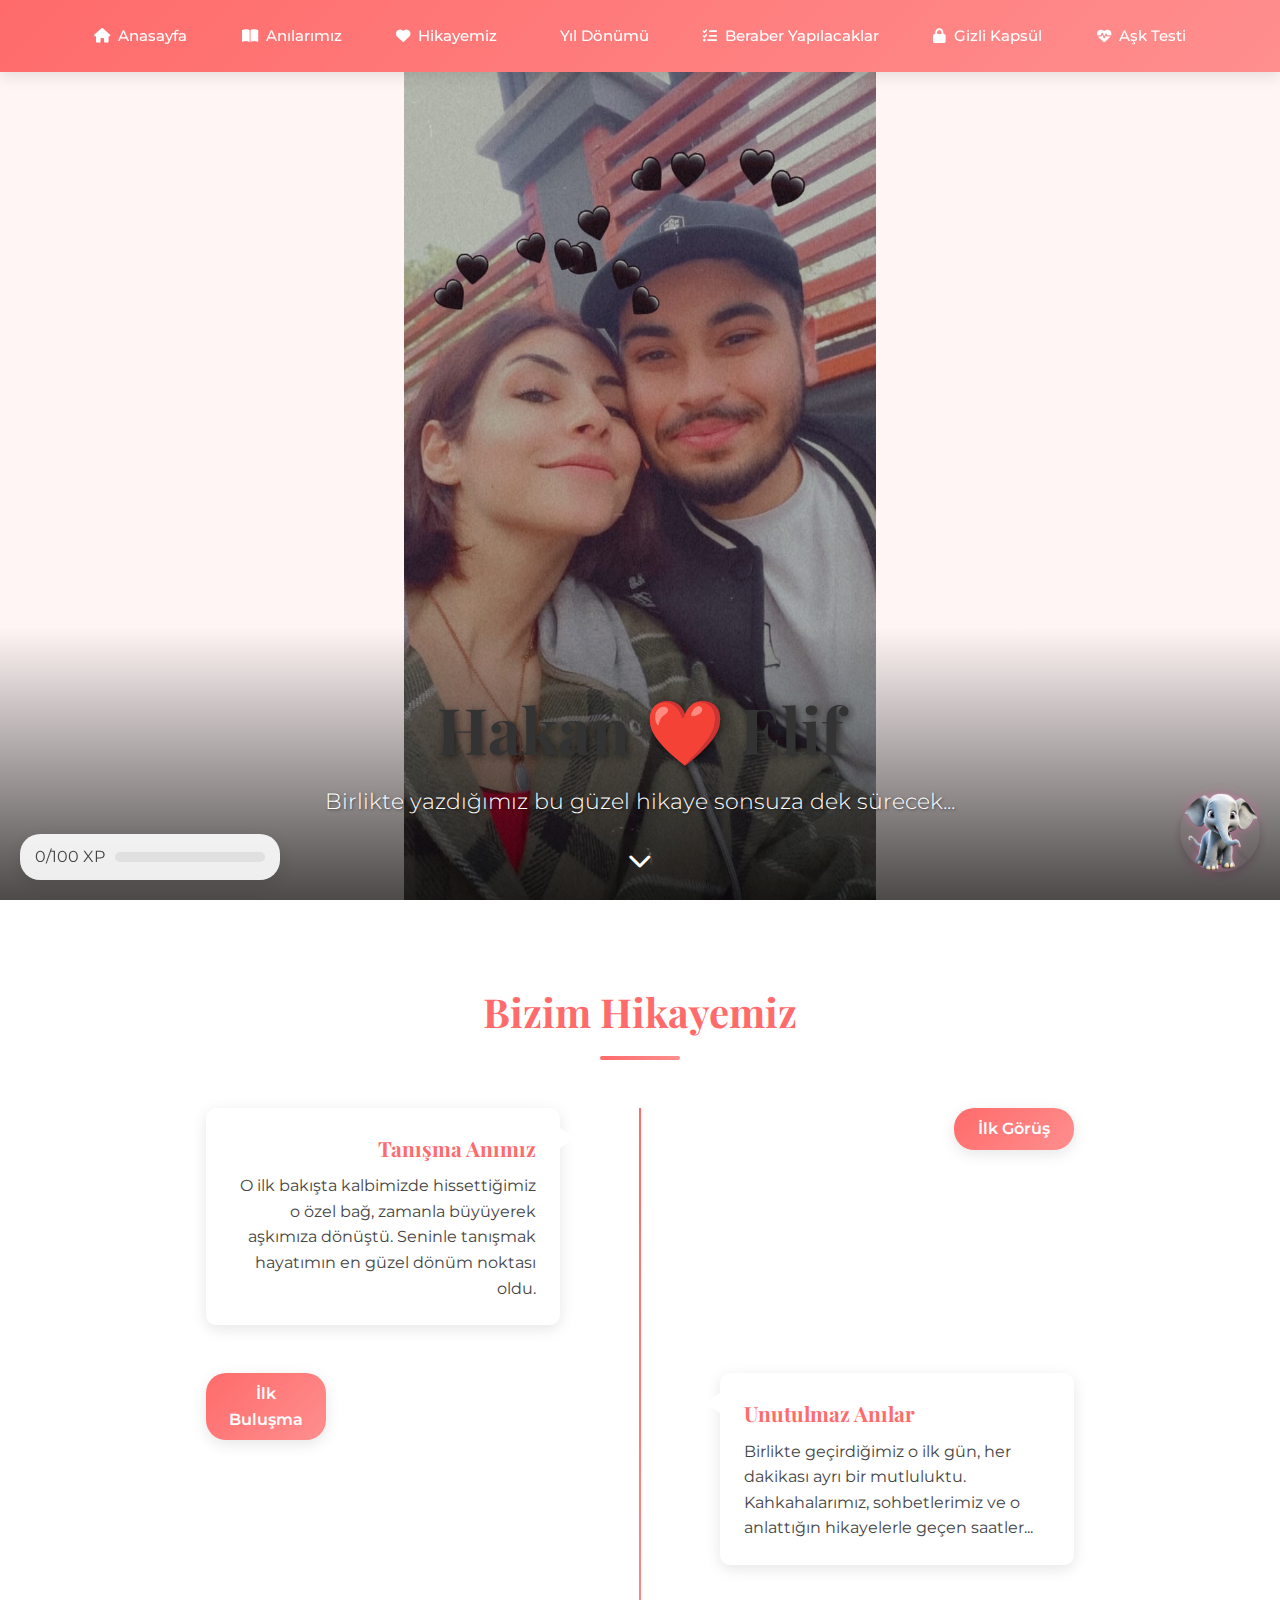
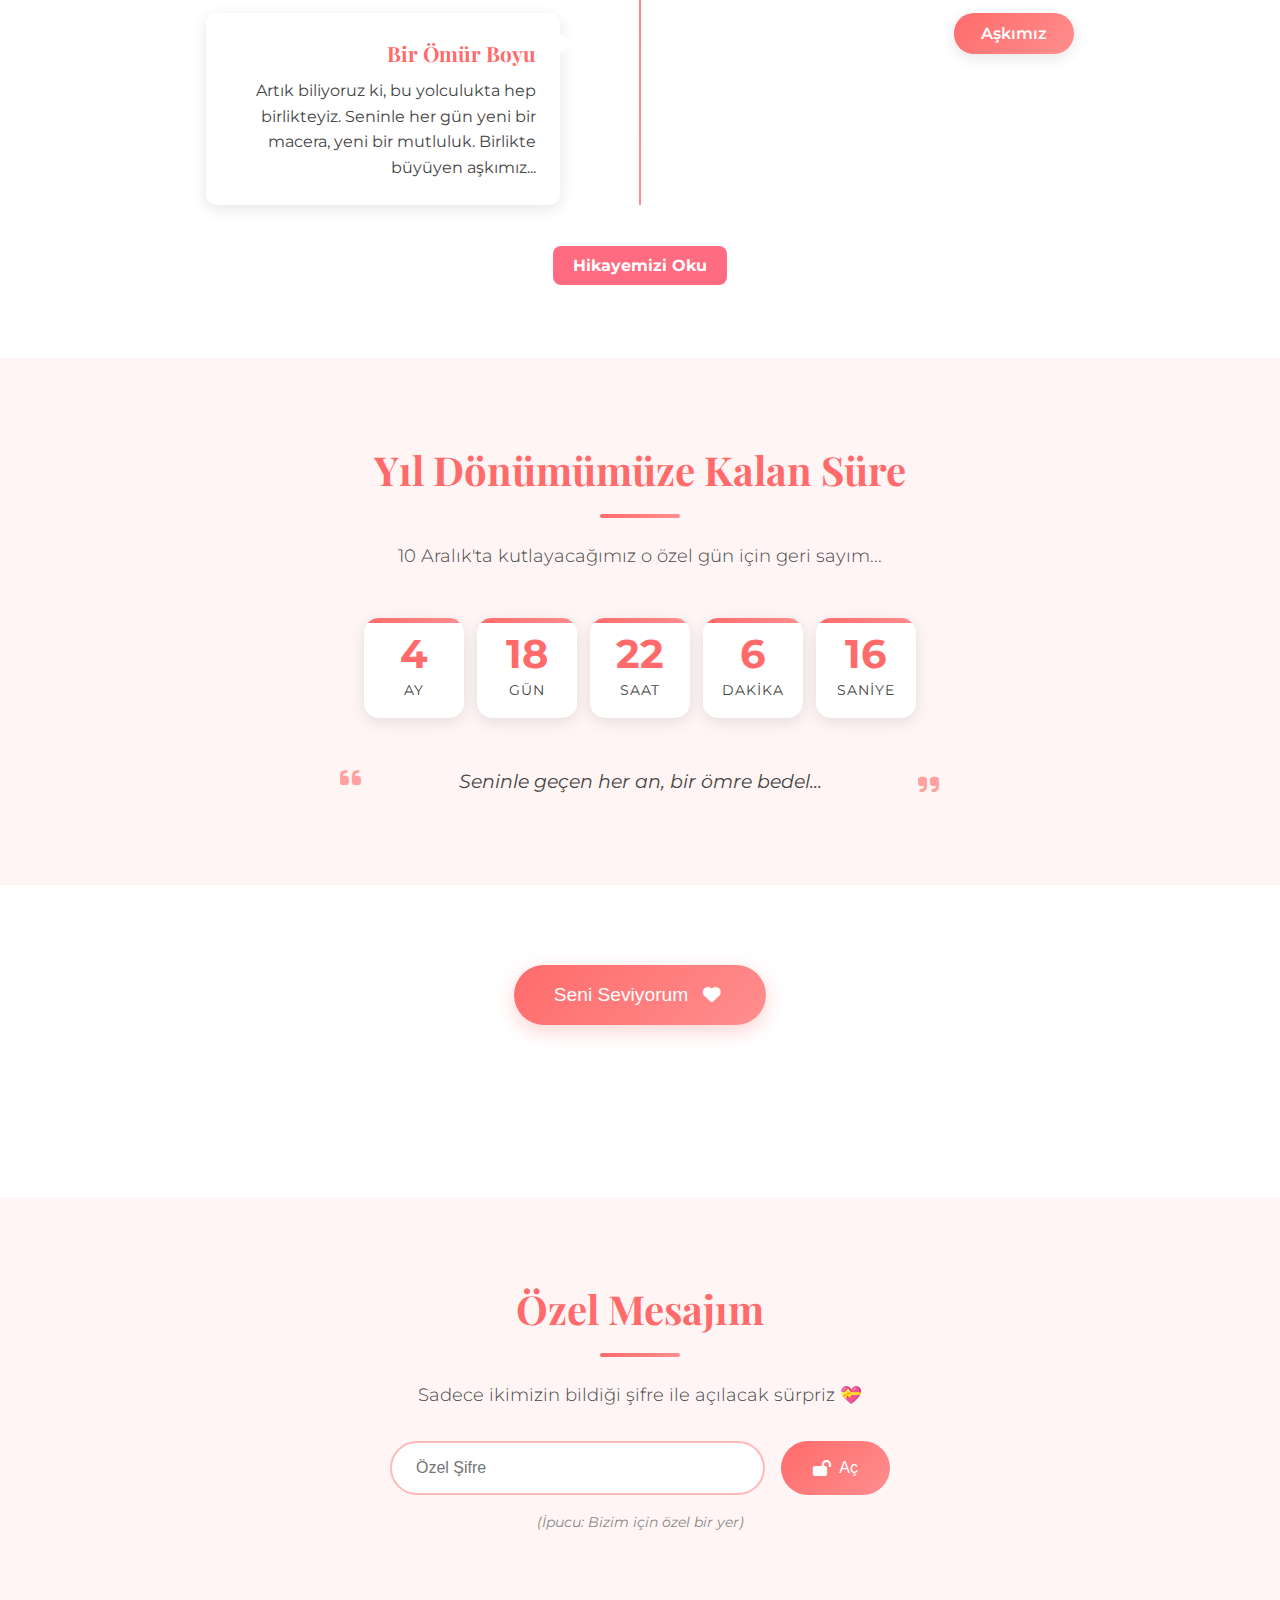
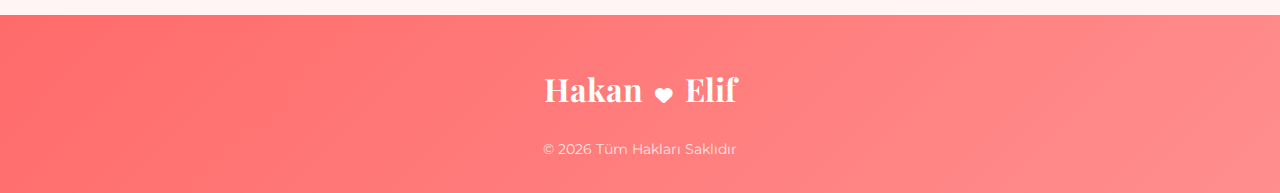
<file: couplewebsite/index.html>
<!DOCTYPE html>
<html lang="tr">
<head>
    <meta charset="UTF-8" />
    <meta name="viewport" content="width=device-width, initial-scale=1.0" />
    <meta name="description" content="Hakan ve Elif'in Aşk Sitesi" />
    <title>Hakan ❤️ Elif</title>
    <link rel="stylesheet" href="css/style.css" />
    <link rel="stylesheet" href="https://cdnjs.cloudflare.com/ajax/libs/font-awesome/6.4.0/css/all.min.css" />
    <link rel="preconnect" href="https://fonts.googleapis.com">
    <link rel="preconnect" href="https://fonts.gstatic.com" crossorigin>
    <link href="https://fonts.googleapis.com/css2?family=Playfair+Display:wght@400;700&family=Montserrat:wght@300;400;600&display=swap" rel="stylesheet">
</head>
<body>
    <!-- index.html dosyasında header kısmını güncelleyin -->
<header>
    <div class="header-container">
        <a href="index.html" class="nav-link active"><i class="fas fa-home"></i> Anasayfa</a>
        <a href="anilar.html" class="nav-link"><i class="fas fa-book-open"></i> Anılarımız</a>
        <a href="hikayemiz.html" class="nav-link"><i class="fas fa-heart"></i> Hikayemiz</a>
        <a href="index.html#countdown" class="nav-link"><i class="fas fa-calendar-heart"></i> Yıl Dönümü</a>
        <a href="yapilacaklar.html" class="nav-link"><i class="fas fa-list-check"></i> Beraber Yapılacaklar</a>
        <a href="kapsul.html" class="nav-link"><i class="fas fa-lock"></i> Gizli Kapsül</a> 
        <a href="ask-testi.html" class="nav-link"><i class="fas fa-heartbeat"></i> Aşk Testi</a>
    </div>
</header>

    <div class="hero" id="slideshow">
        <div class="slides-container">
            <div class="slide-wrapper">
                <img src="fotolar/foto1.jpg" class="slide active" alt="Hakan ve Elif" loading="eager" />
            </div>
            <div class="slide-wrapper">
                <img src="fotolar/foto2.jpg" class="slide" alt="Hakan ve Elif" loading="eager" />
            </div>
            <div class="slide-wrapper">
                <img src="fotolar/foto3.jpg" class="slide" alt="Hakan ve Elif" loading="eager" />
            </div>
            <div class="slide-wrapper">
                <img src="fotolar/foto4.jpg" class="slide" alt="Hakan ve Elif" loading="eager" />
            </div>
            <div class="slide-wrapper">
                <img src="fotolar/foto5.jpg" class="slide" alt="Hakan ve Elif" loading="eager" />
            </div>
        </div>
        <div class="hero-overlay">
            <h1>Hakan <span class="heart-beat">❤️</span> Elif</h1>
            <p class="subtitle">Birlikte yazdığımız bu güzel hikaye sonsuza dek sürecek...</p>
            <div class="scroll-down">
                <i class="fas fa-chevron-down"></i>
            </div>
        </div>
    </div>

    <section class="about-section" id="hikayemiz">
        <div class="section-container">
            <h2 class="section-title">Bizim Hikayemiz</h2>
            <div class="love-timeline">
                <div class="timeline-item">
                    <div class="timeline-date">İlk Görüş</div>
                    <div class="timeline-content">
                        <h3>Tanışma Anımız</h3>
                        <p>O ilk bakışta kalbimizde hissettiğimiz o özel bağ, zamanla büyüyerek aşkımıza dönüştü. Seninle tanışmak hayatımın en güzel dönüm noktası oldu.</p>
                    </div>
                </div>
                <div class="timeline-item">
                    <div class="timeline-date">İlk Buluşma</div>
                    <div class="timeline-content">
                        <h3>Unutulmaz Anılar</h3>
                        <p>Birlikte geçirdiğimiz o ilk gün, her dakikası ayrı bir mutluluktu. Kahkahalarımız, sohbetlerimiz ve o anlattığın hikayelerle geçen saatler...</p>
                    </div>
                </div>
                <div class="timeline-item">
                    <div class="timeline-date">Aşkımız</div>
                    <div class="timeline-content">
                        <h3>Bir Ömür Boyu</h3>
                        <p>Artık biliyoruz ki, bu yolculukta hep birlikteyiz. Seninle her gün yeni bir macera, yeni bir mutluluk. Birlikte büyüyen aşkımız...</p>
                    </div>
                </div>
            </div>
        </div>
        <div style="text-align: center; margin-top: 10px;">
  <a href="hikayemiz.html" class="button">Hikayemizi Oku</a>
</div>

    </section>

    <section class="countdown-section" id="countdown">
        <div class="section-container">
            <h2 class="section-title">Yıl Dönümümüze Kalan Süre</h2>
            <p class="section-subtitle">10 Aralık'ta kutlayacağımız o özel gün için geri sayım...</p>
            <div id="countdown-timer" class="countdown-container">
                <!-- JS ile doldurulacak -->
            </div>
            <div class="memory-quote">
                <i class="fas fa-quote-left"></i>
                <p>Seninle geçen her an, bir ömre bedel...</p>
                <i class="fas fa-quote-right"></i>
            </div>
        </div>
    </section>

    <section class="interactive-section">
        <div class="section-container">
            <button id="loveBtn" class="love-button">
                <span class="btn-text">Seni Seviyorum</span>
                <span class="heart-icon"><i class="fas fa-heart"></i></span>
            </button>
            <div id="loveMessage" class="love-message"></div>
        </div>
    </section>

    <section class="secret-section">
        <div class="section-container">
            <h3 class="section-title">Özel Mesajım</h3>
            <p class="section-subtitle">Sadece ikimizin bildiği şifre ile açılacak sürpriz 💝</p>
            <div class="secret-container">
                <input type="password" id="secretInput" class="secret-input" placeholder="Özel Şifre" />
                <button onclick="checkSecret()" class="secret-button">
                    <i class="fas fa-lock-open"></i> Aç
                </button>
            </div>
            <div class="hint-text">(İpucu: Bizim için özel bir yer)</div>
        </div>
    </section>

    <footer class="main-footer">
        <div class="footer-content">
            <div class="footer-logo">
                Hakan <span class="heart-icon"><i class="fas fa-heart"></i></span> Elif
            </div>
            <div class="footer-copyright">
                &copy; <span id="current-year"></span> Tüm Hakları Saklıdır
            </div>
        </div>
        <!-- Sevimli Fil Asistan -->
<div id="filAsistan">
    <img src="fotolar/filasistan.jpg" alt="Fil Asistan" id="filGorsel">
    <div id="filBalonu" class="balon-gizli">Merhaba aşkım! ❤️</div>
</div>
    </footer>

    <script src="js/main.js"></script>
</body>
</html>
</file>
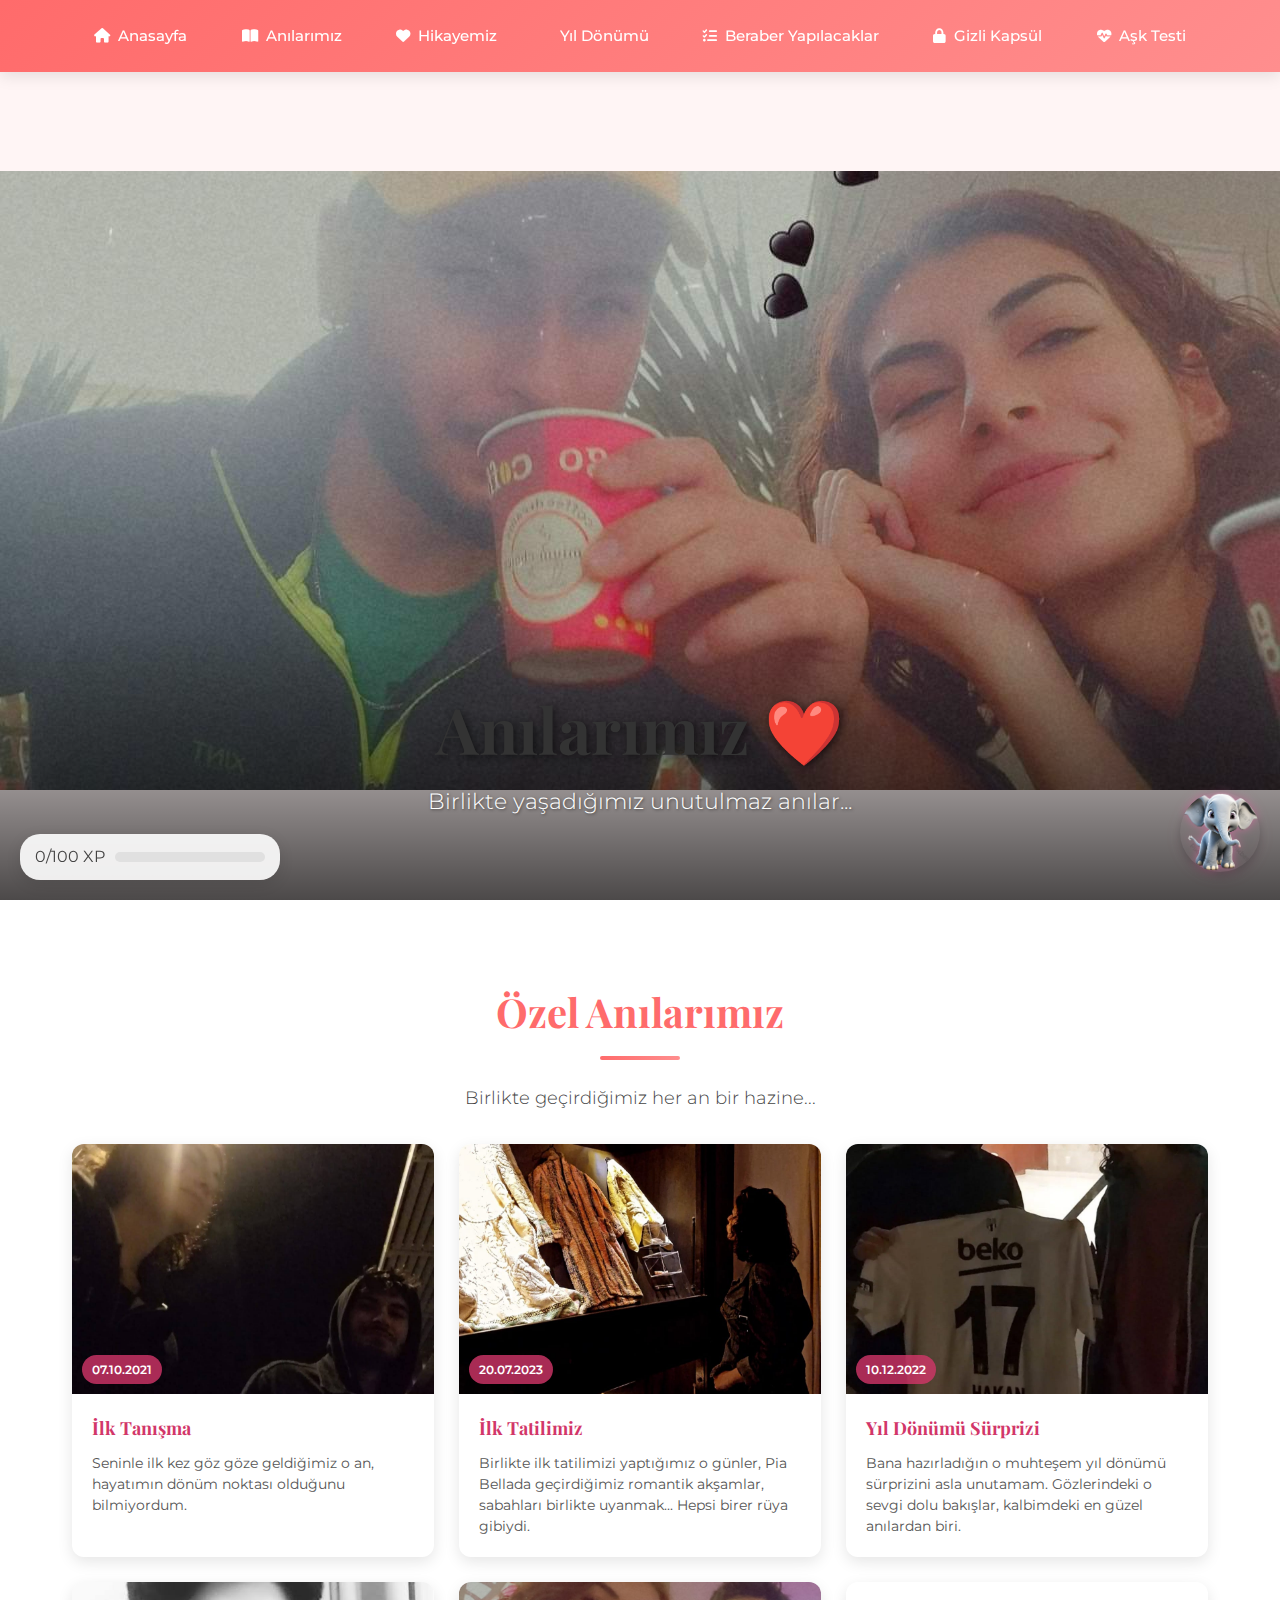
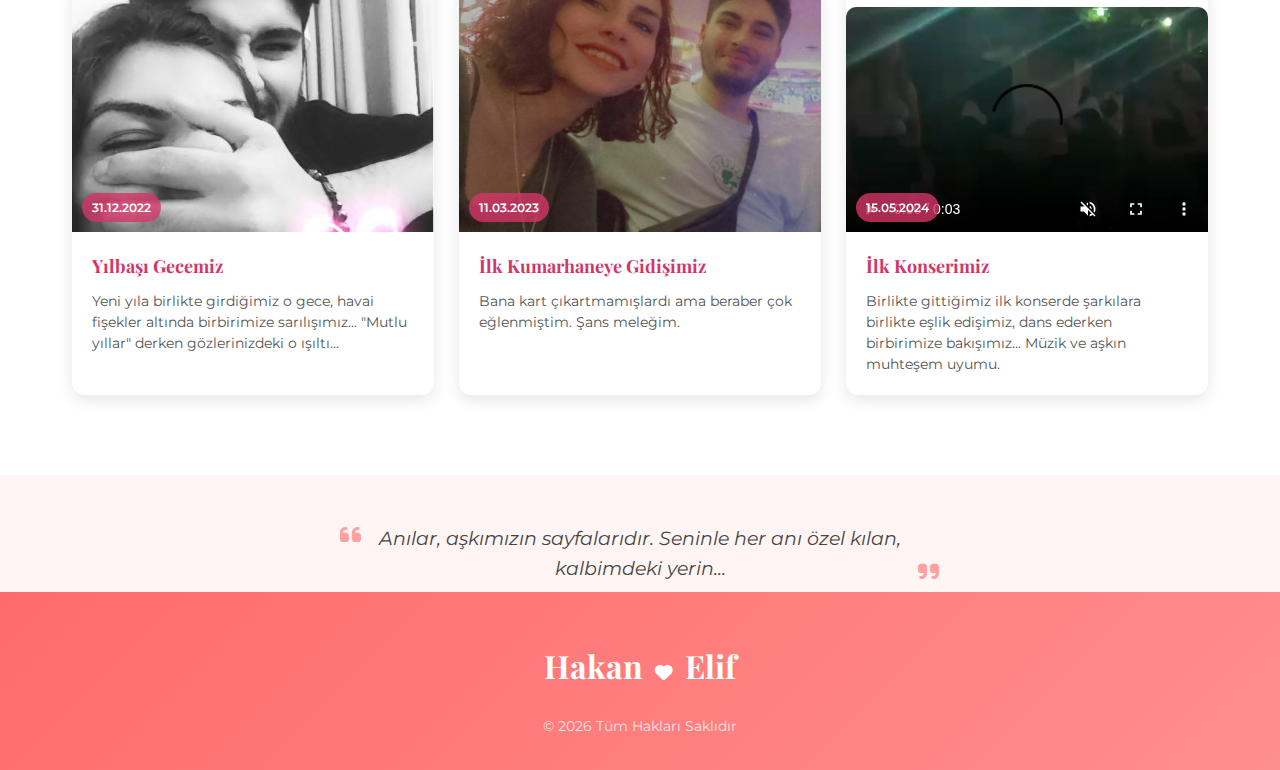
<file: couplewebsite/anilar.html>
<!DOCTYPE html>
<html lang="tr">
<head>
    <meta charset="UTF-8" />
    <meta name="viewport" content="width=device-width, initial-scale=1.0" />
    <meta name="description" content="Hakan ve Elif'in Anıları" />
    <title>Anılarımız | Hakan ❤️ Elif</title>
    <link rel="stylesheet" href="css/style.css" />
    <link rel="stylesheet" href="https://cdnjs.cloudflare.com/ajax/libs/font-awesome/6.4.0/css/all.min.css" />
    <link rel="preconnect" href="https://fonts.googleapis.com">
    <link rel="preconnect" href="https://fonts.gstatic.com" crossorigin>
    <link href="https://fonts.googleapis.com/css2?family=Playfair+Display:wght@400;700&family=Montserrat:wght@300;400;600&display=swap" rel="stylesheet">
</head>
<body>
    <header>
    <div class="header-container">
        <a href="index.html" class="nav-link"><i class="fas fa-home"></i> Anasayfa</a>
        <a href="anilar.html" class="nav-link active"><i class="fas fa-book-open"></i> Anılarımız</a>
        <a href="hikayemiz.html" class="nav-link"><i class="fas fa-heart"></i> Hikayemiz</a>
        <a href="index.html#countdown" class="nav-link"><i class="fas fa-calendar-heart"></i> Yıl Dönümü</a>
        <a href="yapilacaklar.html" class="nav-link"><i class="fas fa-list-check"></i> Beraber Yapılacaklar</a>
        <a href="kapsul.html" class="nav-link"><i class="fas fa-lock"></i> Gizli Kapsül</a> 
        <a href="ask-testi.html" class="nav-link"><i class="fas fa-heartbeat"></i> Aşk Testi</a>
    </div>
</header>

    <div class="hero" id="slideshow">
        <div class="slides-container">
            <div class="slide-wrapper">
                <img src="fotolar/anıfotohero.jpg" class="slide active" alt="Hakan ve Elif" loading="eager" />
            </div>
        </div>
        <div class="hero-overlay">
            <h1>Anılarımız <span class="heart-beat">❤️</span></h1>
            <p class="subtitle">Birlikte yaşadığımız unutulmaz anılar...</p>
        </div>
    </div>

    <section class="memories-section">
        <div class="section-container">
            <h2 class="section-title">Özel Anılarımız</h2>
            <p class="section-subtitle">Birlikte geçirdiğimiz her an bir hazine...</p>
            
            <div class="memory-grid">
                <!-- Anı 1 -->
                <div class="memory-card">
                    <div class="memory-image">
                        <img src="fotolar/anılar/anıfoto1.jpeg" alt="İlk Buluşma" loading="lazy" />
                        <div class="memory-date">07.10.2021</div>
                    </div>
                    <div class="memory-content">
                        <h3>İlk Tanışma</h3>
                        <p>Seninle ilk kez göz göze geldiğimiz o an, hayatımın dönüm noktası olduğunu bilmiyordum.</p>
                    </div>
                </div>
                
                <!-- Anı 2 -->
                <div class="memory-card">
                    <div class="memory-image">
                        <img src="fotolar/anılar/anıfoto2.jpeg" alt="İlk Tatil" loading="lazy" />
                        <div class="memory-date">20.07.2023</div>
                    </div>
                    <div class="memory-content">
                        <h3>İlk Tatilimiz</h3>
                        <p>Birlikte ilk tatilimizi yaptığımız o günler, Pia Bellada geçirdiğimiz romantik akşamlar, sabahları birlikte uyanmak... Hepsi birer rüya gibiydi.</p>
                    </div>
                </div>
                
                <!-- Anı 3 -->
                <div class="memory-card">
                    <div class="memory-image">
                        <img src="fotolar/anılar/anıfoto3.jpeg" alt="Yıl Dönümü" loading="lazy" />
                        <div class="memory-date">10.12.2022</div>
                    </div>
                    <div class="memory-content">
                        <h3>Yıl Dönümü Sürprizi</h3>
                        <p>Bana hazırladığın o muhteşem yıl dönümü sürprizini asla unutamam. Gözlerindeki o sevgi dolu bakışlar, kalbimdeki en güzel anılardan biri.</p>
                    </div>
                </div>
                
                <!-- Anı 4 -->
                <div class="memory-card">
                    <div class="memory-image">
                        <img src="fotolar/anılar/anıfoto4.jpeg" alt="Yılbaşı" loading="lazy" />
                        <div class="memory-date">31.12.2022</div>
                    </div>
                    <div class="memory-content">
                        <h3>Yılbaşı Gecemiz</h3>
                        <p>Yeni yıla birlikte girdiğimiz o gece, havai fişekler altında birbirimize sarılışımız... "Mutlu yıllar" derken gözlerinizdeki o ışıltı...</p>
                    </div>
                </div>
                
                <!-- Anı 5 -->
                <div class="memory-card">
                    <div class="memory-image">
                        <img src="fotolar/anılar/anıfoto5.jpeg" alt="Kumarhane" loading="lazy" />
                        <div class="memory-date">11.03.2023</div>
                    </div>
                    <div class="memory-content">
                        <h3>İlk Kumarhaneye Gidişimiz</h3>
                        <p>Bana kart çıkartmamışlardı ama beraber çok eğlenmiştim. Şans meleğim.</p>
                    </div>
                </div>
                
                 <!-- Anı 6 -->
    <div class="memory-card">
        <div class="memory-image">
            <video controls autoplay loop muted playsinline class="memory-video">
                <source src="fotolar/anılar/konser.mp4" type="video/mp4">
                Tarayıcınız video etiketini desteklemiyor.
            </video>
            <div class="memory-date">15.05.2024</div>
        </div>
    <div class="memory-content">
        <h3>İlk Konserimiz</h3>
        <p>Birlikte gittiğimiz ilk konserde şarkılara birlikte eşlik edişimiz, dans ederken birbirimize bakışımız... Müzik ve aşkın muhteşem uyumu.</p>
    </div>
</div>
        </div>
    </section>

    <section class="memory-quote-section">
        <div class="section-container">
            <div class="memory-quote">
                <i class="fas fa-quote-left"></i>
                <p>Anılar, aşkımızın sayfalarıdır. Seninle her anı özel kılan, kalbimdeki yerin...</p>
                <i class="fas fa-quote-right"></i>
            </div>
        </div>
    </section>

    <footer class="main-footer">
        <div class="footer-content">
            <div class="footer-logo">
                Hakan <span class="heart-icon"><i class="fas fa-heart"></i></span> Elif
            </div>
            <div class="footer-copyright">
                &copy; <span id="current-year"></span> Tüm Hakları Saklıdır
            </div>
        </div>
        <!-- Sevimli Fil Asistan -->
<div id="filAsistan">
    <img src="fotolar/filasistan.jpg" alt="Fil Asistan" id="filGorsel">
    <div id="filBalonu" class="balon-gizli">Merhaba aşkım! ❤️</div>
</div>
    </footer>

    <script src="js/main.js"></script>
    <!-- Footer'dan sonra, diğer scriptlerden ÖNCE bu kodu ekleyin -->
<script src="js/main.js"></script>

<script>
    // Kalp spawn fonksiyonlarını başlat
    document.addEventListener('DOMContentLoaded', function() {
        // XP sistemini yükle
        let xp = localStorage.getItem('loveXP') ? parseInt(localStorage.getItem('loveXP')) : 0;
        const xpNeeded = 100;
        
        // XP arayüzünü kontrol et ve oluştur
        if (!document.querySelector('.xp-container')) {
            const xpContainer = document.createElement('div');
            xpContainer.className = 'xp-container';
            xpContainer.innerHTML = `
                <div class="xp-count">${xp}/${xpNeeded} XP</div>
                <div class="xp-bar">
                    <div class="xp-progress" style="width: ${(xp/xpNeeded)*100}%"></div>
                </div>
                <div class="treasure-chest" title="Sandığı Aç" style="${xp >= xpNeeded ? 'display:block' : 'display:none'}"></div>
            `;
            document.body.appendChild(xpContainer);
        }

        // Sandık açma fonksiyonunu bağla
        document.querySelector('.treasure-chest')?.addEventListener('click', function() {
            openTreasureChest();
        });

        // Kalpleri spawn et (main.js'de tanımlı global fonksiyonlar)
        setTimeout(() => {
            if (typeof spawnHeart === 'function') spawnHeart();
            if (typeof randomHeartSpawn === 'function') randomHeartSpawn();
        }, 5000);
    });
</script>
    <script>
    // WhatsApp Butonu Fonksiyonu
    document.getElementById('whatsappBtn').addEventListener('click', function() {
        // Buraya hedef telefon numarasını ülke kodu ile birlikte yazın (örnek: 905555555555)
        const phoneNumber = '905442949744'; 
        
        // Önceden hazırlanmış mesaj
        const message = 'Merhaba Hakan ve Elif, anılarınız çok güzel! ❤️';
        
        // WhatsApp API linki oluştur
        const whatsappUrl = `https://wa.me/${phoneNumber}?text=${encodeURIComponent(message)}`;
        
        // Yeni sekmede aç
        window.open(whatsappUrl, '_blank');
    });
</script>
    <script>
        // Aktif sayfa yılı güncelleme
        document.addEventListener('DOMContentLoaded', function() {
            document.getElementById('current-year').textContent = new Date().getFullYear();
        });
    </script>
</body>
</html>
</file>
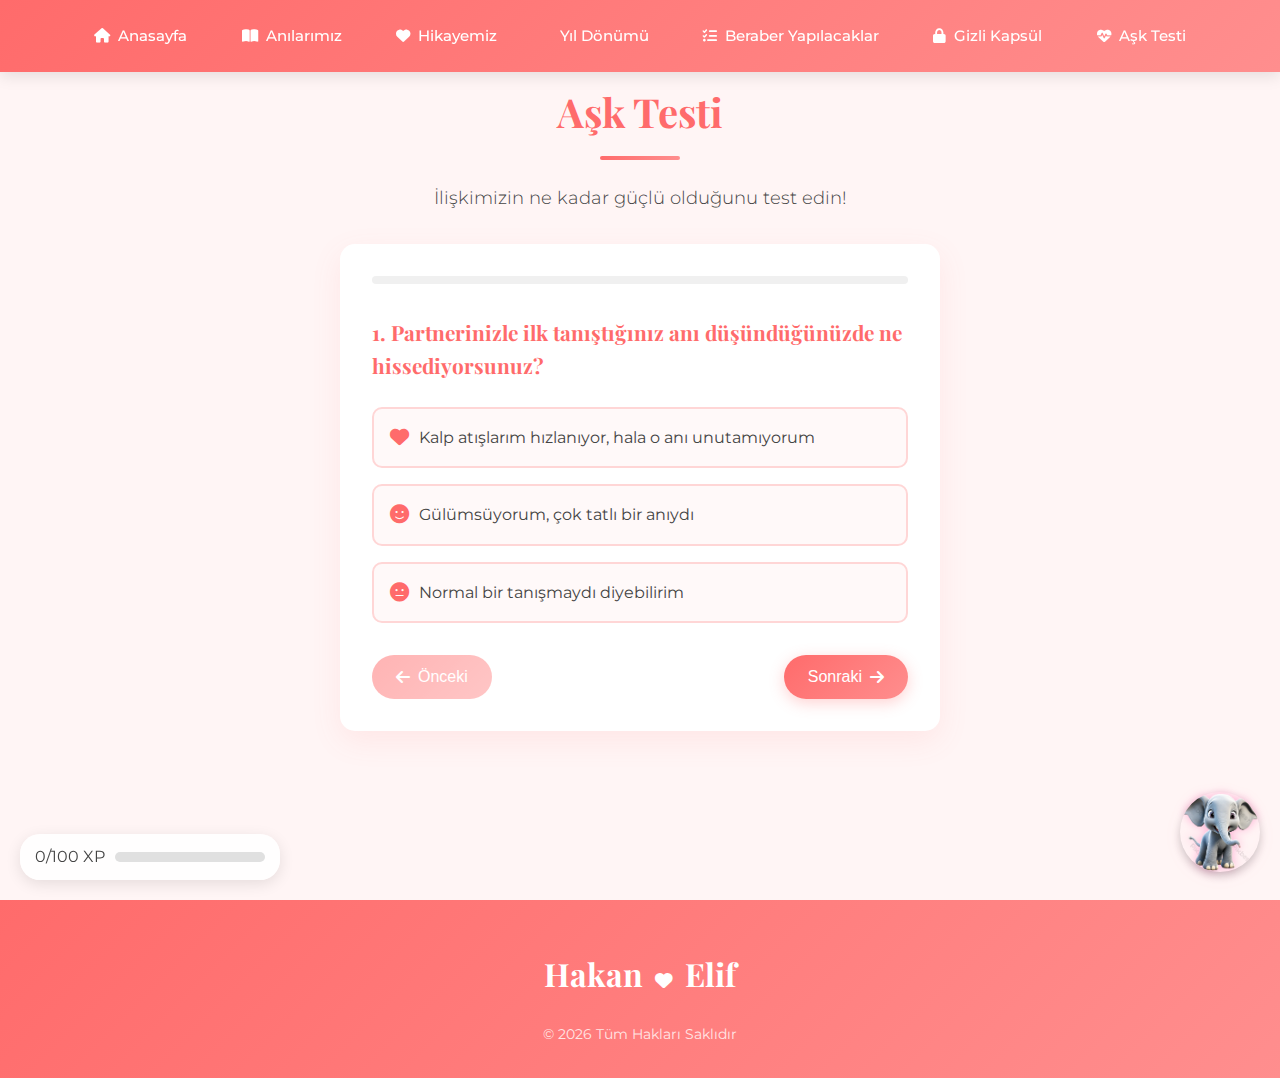
<file: couplewebsite/ask-testi.html>
<!DOCTYPE html>
<html lang="tr">
<head>
    <meta charset="UTF-8" />
    <meta name="viewport" content="width=device-width, initial-scale=1.0" />
    <meta name="description" content="Hakan ve Elif'in Aşk Testi" />
    <title>Aşk Testi | Hakan ❤️ Elif</title>
    <link rel="stylesheet" href="css/style.css" />
    <link rel="stylesheet" href="https://cdnjs.cloudflare.com/ajax/libs/font-awesome/6.4.0/css/all.min.css" />
    <link rel="preconnect" href="https://fonts.googleapis.com">
    <link rel="preconnect" href="https://fonts.gstatic.com" crossorigin>
    <link href="https://fonts.googleapis.com/css2?family=Playfair+Display:wght@400;700&family=Montserrat:wght@300;400;600&display=swap" rel="stylesheet">
    <style>
        /* Aşk Testi Özel Stilleri */
        .love-test-section {
            padding: 5rem 0;
            background-color: #fff5f5;
            min-height: 100vh;
        }
        
        .test-container {
            max-width: 600px;
            margin: 0 auto;
            padding: 2rem;
            background: white;
            border-radius: 15px;
            box-shadow: 0 10px 30px rgba(255, 107, 107, 0.1);
        }
        
        .test-progress {
            height: 8px;
            background: #f0f0f0;
            border-radius: 4px;
            margin-bottom: 2rem;
            overflow: hidden;
        }
        
        .test-progress-bar {
            height: 100%;
            background: linear-gradient(90deg, #ff6b6b, #ff8e8e);
            width: 0%;
            transition: width 0.5s ease;
        }
        
        .test-question {
            margin-bottom: 2rem;
            display: none;
        }
        
        .test-question.active {
            display: block;
            animation: fadeIn 0.5s ease;
        }
        
        .test-question h3 {
            color: #ff6b6b;
            margin-bottom: 1.5rem;
            font-size: 1.3rem;
        }
        
        .test-options {
            display: flex;
            flex-direction: column;
            gap: 1rem;
        }
        
        .test-option {
            padding: 1rem;
            background: #fff9f9;
            border: 2px solid #ffd6d6;
            border-radius: 10px;
            cursor: pointer;
            transition: all 0.3s ease;
            display: flex;
            align-items: center;
            gap: 10px;
        }
        
        .test-option:hover {
            background: #ffebeb;
            border-color: #ff6b6b;
        }
        
        .test-option i {
            color: #ff6b6b;
            font-size: 1.2rem;
        }
        
        .test-navigation {
            display: flex;
            justify-content: space-between;
            margin-top: 2rem;
        }
        
        .test-btn {
            padding: 0.8rem 1.5rem;
            background: linear-gradient(135deg, #ff6b6b, #ff8e8e);
            color: white;
            border: none;
            border-radius: 50px;
            cursor: pointer;
            font-size: 1rem;
            font-weight: 500;
            transition: all 0.3s ease;
            display: flex;
            align-items: center;
            gap: 8px;
            box-shadow: 0 4px 15px rgba(255, 107, 107, 0.3);
        }
        
        .test-btn:hover {
            transform: translateY(-3px);
            box-shadow: 0 6px 20px rgba(255, 107, 107, 0.4);
        }
        
        .test-btn:disabled {
            opacity: 0.5;
            cursor: not-allowed;
            transform: none;
            box-shadow: none;
        }
        
        .test-result {
            display: none;
            text-align: center;
            padding: 2rem 0;
        }
        
        .test-result h2 {
            color: #ff6b6b;
            margin-bottom: 1rem;
            font-size: 2rem;
        }
        
        .test-result p {
            margin-bottom: 1.5rem;
            font-size: 1.1rem;
            line-height: 1.6;
        }
        
        .love-score {
            font-size: 3rem;
            font-weight: 700;
            color: #ff6b6b;
            margin: 1rem 0;
        }
        
        .heart-rating {
            display: flex;
            justify-content: center;
            gap: 5px;
            margin: 1rem 0;
        }
        
        .heart-rating i {
            font-size: 1.8rem;
            color: #ffb8b8;
        }
        
        .heart-rating i.filled {
            color: #ff6b6b;
        }
        
        .test-image {
            width: 100%;
            max-width: 300px;
            border-radius: 15px;
            margin: 1rem auto;
            box-shadow: 0 5px 15px rgba(0,0,0,0.1);
        }
        
        @keyframes fadeIn {
            from { opacity: 0; transform: translateY(20px); }
            to { opacity: 1; transform: translateY(0); }
        }
        
        /* Responsive Tasarım */
        @media (max-width: 768px) {
            .test-container {
                padding: 1.5rem;
                margin: 0 1rem;
            }
            
            .test-question h3 {
                font-size: 1.1rem;
            }
        }

        /* Seçili şık için özel stil */
.test-option.selected {
    background: linear-gradient(135deg, #ff6b6b, #ff8e8e) !important;
    color: white !important;
    border-color: transparent !important;
    transform: scale(1.02);
    box-shadow: 0 4px 10px rgba(255, 107, 107, 0.3);
}

.test-option.selected i {
    color: white !important;
    animation: pulse 0.5s ease-in-out;
}

/* Seçili şıktaki ikon için animasyon */
@keyframes pulse {
    0% { transform: scale(1); }
    50% { transform: scale(1.3); }
    100% { transform: scale(1); }
}

/* Hover efekti güncellemesi */
.test-option:hover:not(.selected) {
    background: #ffebeb;
    border-color: #ff6b6b;
}
    </style>
</head>
<body>
    <header>
        <div class="header-container">
            <a href="index.html" class="nav-link"><i class="fas fa-home"></i> Anasayfa</a>
            <a href="anilar.html" class="nav-link"><i class="fas fa-book-open"></i> Anılarımız</a>
            <a href="hikayemiz.html" class="nav-link"><i class="fas fa-heart"></i> Hikayemiz</a>
            <a href="index.html#countdown" class="nav-link"><i class="fas fa-calendar-heart"></i> Yıl Dönümü</a>
            <a href="yapilacaklar.html" class="nav-link"><i class="fas fa-list-check"></i> Beraber Yapılacaklar</a>
            <a href="kapsul.html" class="nav-link"><i class="fas fa-lock"></i> Gizli Kapsül</a> 
            <a href="ask-testi.html" class="nav-link active"><i class="fas fa-heartbeat"></i> Aşk Testi</a>
        </div>
    </header>

    <section class="love-test-section">
        <div class="section-container">
            <h2 class="section-title">Aşk Testi</h2>
            <p class="section-subtitle">İlişkimizin ne kadar güçlü olduğunu test edin!</p>
            
            <div class="test-container">
                <div class="test-progress">
                    <div class="test-progress-bar" id="testProgress"></div>
                </div>
                
                <div class="test-question active" id="question1">
                    <h3>1. Partnerinizle ilk tanıştığınız anı düşündüğünüzde ne hissediyorsunuz?</h3>
                    <div class="test-options">
                        <div class="test-option" data-points="3">
                            <i class="fas fa-heart"></i>
                            <span>Kalp atışlarım hızlanıyor, hala o anı unutamıyorum</span>
                        </div>
                        <div class="test-option" data-points="2">
                            <i class="fas fa-smile"></i>
                            <span>Gülümsüyorum, çok tatlı bir anıydı</span>
                        </div>
                        <div class="test-option" data-points="1">
                            <i class="fas fa-meh"></i>
                            <span>Normal bir tanışmaydı diyebilirim</span>
                        </div>
                    </div>
                </div>
                
                <div class="test-question" id="question2">
                    <h3>2. Partnerinizle en çok hangi ortak özelliğiniz olduğunu düşünüyorsunuz?</h3>
                    <div class="test-options">
                        <div class="test-option" data-points="3">
                            <i class="fas fa-brain"></i>
                            <span>Düşünce yapımız ve hayata bakış açımız</span>
                        </div>
                        <div class="test-option" data-points="2">
                            <i class="fas fa-music"></i>
                            <span>Müzik zevkimiz ve hobilerimiz</span>
                        </div>
                        <div class="test-option" data-points="1">
                            <i class="fas fa-utensils"></i>
                            <span>Yemek zevkimiz gibi basit şeyler</span>
                        </div>
                    </div>
                </div>
                
                <div class="test-question" id="question3">
                    <h3>3. Tartıştığınızda genellikle nasıl çözüme ulaşıyorsunuz?</h3>
                    <div class="test-options">
                        <div class="test-option" data-points="3">
                            <i class="fas fa-hand-holding-heart"></i>
                            <span>Konuşarak ve birbirimizi anlamaya çalışarak</span>
                        </div>
                        <div class="test-option" data-points="2">
                            <i class="fas fa-clock"></i>
                            <span>Zamanla kendiliğinden çözülüyor</span>
                        </div>
                        <div class="test-option" data-points="1">
                            <i class="fas fa-angry"></i>
                            <span>Bazen uzun süre konuşmuyoruz</span>
                        </div>
                    </div>
                </div>
                
                <div class="test-question" id="question4">
                    <h3>4. Partnerinizle gelecek planlarınız var mı?</h3>
                    <div class="test-options">
                        <div class="test-option" data-points="3">
                            <i class="fas fa-heart"></i>
                            <span>Evet, detaylı planlarımız var ve bunları konuşuyoruz</span>
                        </div>
                        <div class="test-option" data-points="2">
                            <i class="fas fa-home"></i>
                            <span>Genel hatlarıyla bazı hayallerimiz var</span>
                        </div>
                        <div class="test-option" data-points="1">
                            <i class="fas fa-question"></i>
                            <span>Çok fazla gelecek planımız yok</span>
                        </div>
                    </div>
                </div>
                
                <div class="test-question" id="question5">
                    <h3>5. Partnerinizle geçirdiğiniz zaman size ne hissettiriyor?</h3>
                    <div class="test-options">
                        <div class="test-option" data-points="3">
                            <i class="fas fa-star"></i>
                            <span>Kendimi çok özel ve mutlu hissediyorum</span>
                        </div>
                        <div class="test-option" data-points="2">
                            <i class="fas fa-smile"></i>
                            <span>Rahat ve huzurlu hissediyorum</span>
                        </div>
                        <div class="test-option" data-points="1">
                            <i class="fas fa-meh"></i>
                            <span>Normal, herhangi biriyle zaman geçiriyormuşum gibi</span>
                        </div>
                    </div>
                </div>
                
                <div class="test-navigation">
                    <button class="test-btn" id="prevBtn" disabled>
                        <i class="fas fa-arrow-left"></i> Önceki
                    </button>
                    <button class="test-btn" id="nextBtn">
                        Sonraki <i class="fas fa-arrow-right"></i>
                    </button>
                </div>
                
                <div class="test-result" id="testResult">
                    <h2>Aşk Testi Sonucunuz</h2>
                    <div class="love-score" id="loveScore">0%</div>
                    <div class="heart-rating" id="heartRating">
                        <i class="fas fa-heart"></i>
                        <i class="fas fa-heart"></i>
                        <i class="fas fa-heart"></i>
                        <i class="fas fa-heart"></i>
                        <i class="fas fa-heart"></i>
                    </div>
                    <p id="resultMessage"></p>
                    <button class="test-btn" id="restartBtn">
                        <i class="fas fa-redo"></i> Testi Tekrarla
                    </button>
                </div>
            </div>
        </div>
    </section>

    <footer class="main-footer">
        <div class="footer-content">
            <div class="footer-logo">
                Hakan <span class="heart-icon"><i class="fas fa-heart"></i></span> Elif
            </div>
            <div class="footer-copyright">
                &copy; <span id="current-year"></span> Tüm Hakları Saklıdır
            </div>
        </div>
        <!-- Sevimli Fil Asistan -->
        <div id="filAsistan">
            <img src="fotolar/filasistan.jpg" alt="Fil Asistan" id="filGorsel">
            <div id="filBalonu" class="balon-gizli">Aşk testini çözmeye hazır mısın? ❤️</div>
        </div>
    </footer>

    <script src="js/main.js"></script>
    <script>
document.addEventListener('DOMContentLoaded', function() {
    let currentQuestion = 1;
    const totalQuestions = 5;
    let score = 0;
    const maxScore = totalQuestions * 3;

    const progressBar = document.getElementById('testProgress');
    const prevBtn = document.getElementById('prevBtn');
    const nextBtn = document.getElementById('nextBtn');
    const restartBtn = document.getElementById('restartBtn');
    const testResult = document.getElementById('testResult');
    const loveScore = document.getElementById('loveScore');
    const heartRating = document.getElementById('heartRating');
    const resultMessage = document.getElementById('resultMessage');

    function showQuestion(questionNum) {
        document.querySelectorAll('.test-question').forEach(q => {
            q.classList.remove('active');
        });
        document.getElementById(`question${questionNum}`).classList.add('active');
        progressBar.style.width = `${((questionNum - 1) / totalQuestions) * 100}%`;
        prevBtn.disabled = questionNum === 1;
        nextBtn.innerHTML = questionNum === totalQuestions ? 'Sonucu Gör <i class="fas fa-arrow-right"></i>' : 'Sonraki <i class="fas fa-arrow-right"></i>';
    }

    document.querySelectorAll('.test-option').forEach(option => {
        option.addEventListener('click', function() {
            this.parentElement.querySelectorAll('.test-option').forEach(opt => opt.classList.remove('selected'));
            this.classList.add('selected');
        });
    });

    nextBtn.addEventListener('click', function() {
        const activeQuestion = document.querySelector('.test-question.active');
        const selectedOption = activeQuestion.querySelector('.test-option.selected');
        if (!selectedOption) {
            alert('Lütfen bir seçenek seçin.');
            return;
        }

        const points = parseInt(selectedOption.dataset.points);
        score += points;

        if (currentQuestion < totalQuestions) {
            currentQuestion++;
            showQuestion(currentQuestion);
        } else {
            showResult();
        }
    });

    prevBtn.addEventListener('click', function() {
        if (currentQuestion > 1) {
            currentQuestion--;
            showQuestion(currentQuestion);
        }
    });

    restartBtn.addEventListener('click', function() {
        currentQuestion = 1;
        score = 0;
        document.querySelectorAll('.test-question').forEach((q, index) => {
            q.classList.remove('active');
            if (index === 0) q.classList.add('active');
        });
        document.querySelector('.test-navigation').style.display = 'flex';
        testResult.style.display = 'none';
        progressBar.style.width = '0%';
        document.querySelectorAll('.test-option').forEach(opt => {
            opt.classList.remove('selected');
        });
        prevBtn.disabled = true;
        nextBtn.innerHTML = 'Sonraki <i class="fas fa-arrow-right"></i>';
    });

    function showResult() {
        const percentage = Math.round((score / maxScore) * 100);
        loveScore.textContent = `${percentage}%`;
        const hearts = heartRating.querySelectorAll('i');
        const filledHearts = Math.ceil(percentage / 20);
        hearts.forEach((heart, index) => {
            heart.classList.toggle('filled', index < filledHearts);
        });

        let message = '';
        if (percentage >= 80) {
            message = 'Mükemmel! Aşkınız gerçekten çok güçlü. Bu özel bağı korumaya devam edin! ❤️';
        } else if (percentage >= 60) {
            message = 'Güzel! İlişkiniz sağlam temellere dayanıyor. Sevginizi beslemeye devam edin. 🌟';
        } else if (percentage >= 40) {
            message = 'Orta seviye. İlişkinizde güzel şeyler var ama daha çok iletişim önemli. 💫';
        } else {
            message = 'İlişkinizde bazı şeyleri gözden geçirmeniz gerekebilir. Daha çok zaman ayırmayı deneyin. 🌱';
        }

        resultMessage.textContent = message;
        document.querySelectorAll('.test-question').forEach(q => q.classList.remove('active'));
        document.querySelector('.test-navigation').style.display = 'none';
        testResult.style.display = 'block';
    }

    showQuestion(currentQuestion);
});
</script>


</body>
</html>
</file>
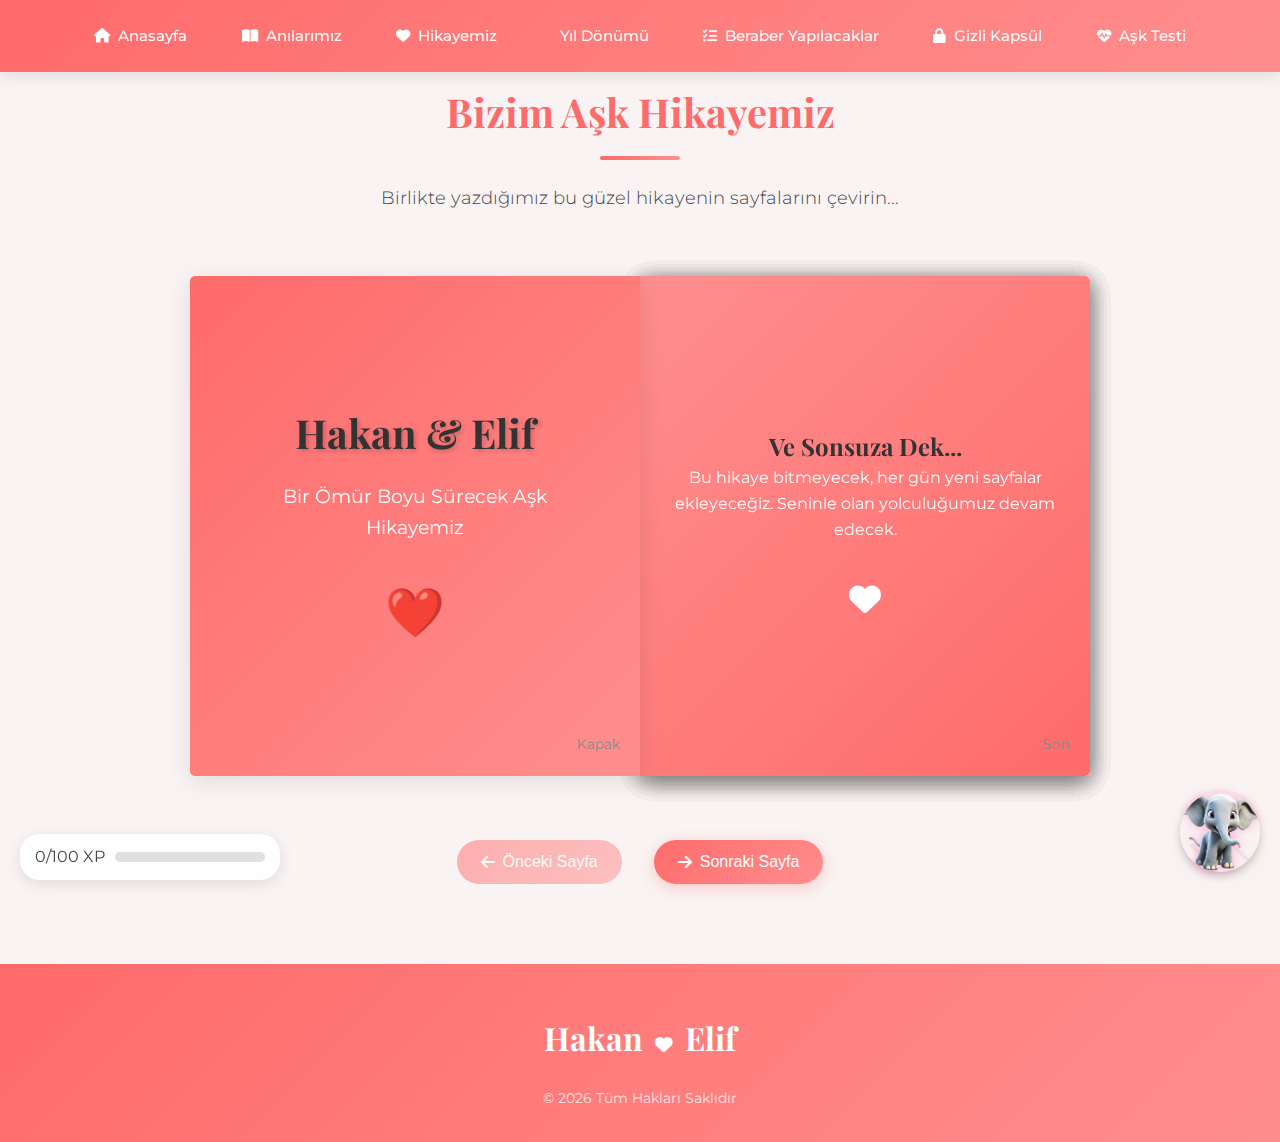
<file: couplewebsite/hikayemiz.html>
<!DOCTYPE html>
<html lang="tr">
<head>
    <meta charset="UTF-8" />
    <meta name="viewport" content="width=device-width, initial-scale=1.0" />
    <meta name="description" content="Hakan ve Elif'in Aşk Hikayesi" />
    <title>Hikayemiz | Hakan ❤️ Elif</title>
    <link rel="stylesheet" href="css/style.css" />
    <link rel="stylesheet" href="https://cdnjs.cloudflare.com/ajax/libs/font-awesome/6.4.0/css/all.min.css" />
    <link rel="preconnect" href="https://fonts.googleapis.com">
    <link rel="preconnect" href="https://fonts.gstatic.com" crossorigin>
    <link href="https://fonts.googleapis.com/css2?family=Playfair+Display:wght@400;700&family=Montserrat:wght@300;400;600&display=swap" rel="stylesheet">
    <style>
        /* Kitap Özel Stilleri */
        .book-section {
            padding: 5rem 0;
            background-color: #f9f3f3;
            min-height: 100vh;
            display: flex;
            flex-direction: column;
            align-items: center;
        }
        
        .book-container {
            perspective: 1500px;
            width: 90%;
            max-width: 900px;
            margin: 2rem auto;
            position: relative;
        }
        
        .book {
            position: relative;
            width: 100%;
            height: 500px;
            transform-style: preserve-3d;
            transition: transform 1s;
        }
        
        .book-page {
            position: absolute;
            width: 50%;
            height: 100%;
            top: 0;
            background: white;
            box-shadow: 0 5px 25px rgba(0,0,0,0.1);
            padding: 2rem;
            overflow-y: auto;
            transform-origin: left center;
            transition: transform 1s;
            backface-visibility: hidden;
            border-radius: 0 5px 5px 0;
        }
        
        .page-content {
            height: 100%;
            display: flex;
            flex-direction: column;
            justify-content: center;
        }
        
        .page-left {
            left: 0;
            z-index: 1;
            border-radius: 5px 0 0 5px;
        }
        
        .page-right {
            left: 50%;
            z-index: 0;
        }
        
        .page-number {
            position: absolute;
            bottom: 20px;
            right: 20px;
            color: #888;
            font-size: 0.9rem;
        }
        
        .book-cover {
            background: linear-gradient(135deg, #ff6b6b, #ff8e8e);
            color: white;
            display: flex;
            flex-direction: column;
            justify-content: center;
            align-items: center;
            text-align: center;
            z-index: 10;
        }
        
        .book-cover h2 {
            font-size: 2.5rem;
            margin-bottom: 1rem;
            text-shadow: 2px 2px 5px rgba(0,0,0,0.2);
        }
        
        .book-cover p {
            font-size: 1.2rem;
            max-width: 80%;
            margin: 0 auto;
        }
        
        .book-back-cover {
            background: linear-gradient(135deg, #ff8e8e, #ff6b6b);
            color: white;
            display: flex;
            flex-direction: column;
            justify-content: center;
            align-items: center;
            text-align: center;
        }
        
        .book-nav {
            display: flex;
            justify-content: center;
            gap: 2rem;
            margin-top: 2rem;
        }
        
        .book-nav button {
            padding: 0.8rem 1.5rem;
            background: linear-gradient(135deg, #ff6b6b, #ff8e8e);
            color: white;
            border: none;
            border-radius: 50px;
            cursor: pointer;
            font-size: 1rem;
            font-weight: 500;
            transition: all 0.3s ease;
            display: flex;
            align-items: center;
            gap: 8px;
            box-shadow: 0 4px 15px rgba(255, 107, 107, 0.3);
        }
        
        .book-nav button:hover {
            transform: translateY(-3px);
            box-shadow: 0 6px 20px rgba(255, 107, 107, 0.4);
        }
        
        .book-nav button:disabled {
            opacity: 0.5;
            cursor: not-allowed;
            transform: none;
            box-shadow: none;
        }
        
        .memory-image {
            width: 100%;
            height: 200px;
            object-fit: cover;
            border-radius: 5px;
            margin: 1rem 0;
            box-shadow: 0 3px 10px rgba(0,0,0,0.1);
        }
        
        /* Responsive Tasarım */
        @media (max-width: 768px) {
            .book {
                height: 400px;
            }
            
            .book-cover h2 {
                font-size: 2rem;
            }
            
            .book-cover p {
                font-size: 1rem;
            }
            
            .page-content h3 {
                font-size: 1.3rem;
            }
        }
        
        @media (max-width: 480px) {
            .book {
                height: 350px;
            }
            
            .book-cover h2 {
                font-size: 1.5rem;
            }
            
            .book-nav {
                flex-direction: column;
                gap: 1rem;
                align-items: center;
            }
            
            .book-nav button {
                width: 80%;
                justify-content: center;
            }
        }
    </style>
</head>
<body>
    <header>
    <div class="header-container">
        <a href="index.html" class="nav-link"><i class="fas fa-home"></i> Anasayfa</a>
        <a href="anilar.html" class="nav-link"><i class="fas fa-book-open"></i> Anılarımız</a>
        <a href="hikayemiz.html" class="nav-link active"><i class="fas fa-heart"></i> Hikayemiz</a>
        <a href="index.html#countdown" class="nav-link"><i class="fas fa-calendar-heart"></i> Yıl Dönümü</a>
        <a href="yapilacaklar.html" class="nav-link"><i class="fas fa-list-check"></i> Beraber Yapılacaklar</a>
        <a href="kapsul.html" class="nav-link"><i class="fas fa-lock"></i> Gizli Kapsül</a> 
        <a href="ask-testi.html" class="nav-link"><i class="fas fa-heartbeat"></i> Aşk Testi</a>
    </div>
</header>

    <section class="book-section">
        <h2 class="section-title">Bizim Aşk Hikayemiz</h2>
        <p class="section-subtitle">Birlikte yazdığımız bu güzel hikayenin sayfalarını çevirin...</p>
        
        <div class="book-container">
            <div class="book" id="book">
                <!-- Kapak Sayfası -->
                <div class="book-page page-left book-cover">
                    <div class="page-content">
                        <h2>Hakan & Elif</h2>
                        <p>Bir Ömür Boyu Sürecek Aşk Hikayemiz</p>
                        <div style="margin-top: 2rem; font-size: 3rem;">❤️</div>
                    </div>
                    <div class="page-number">Kapak</div>
                </div>
                
                <!-- Sayfa 1 -->
                <div class="book-page page-right">
                    <div class="page-content">
                        <h3>İlk Tanışma</h3>
                        <p> Aradan neredeyse 1,5 sene geçmiş korona bitmiş ve okula döneceğim günü heyecanla beklemeye başlamıştım. Ne derler bilirsin sayılı gün çabuk geçermiş. 6 Ekim 2021 sonunda büyük gün gelmişti okuluma , evime dönecektim. Tabi daha o zamanlar hikayenin yeni başladığından haberim bile
yoktu. Geldiğimin ilk akşamında arkadaşlarım bir kızdan bahsediyorlardı daha o gün onun hakkında anlatılanlar görmeden bile dikkatimi çekmeyi başarmıştı bu kız.</p>
                        <p>Ertesi günü hep yaptığımız gibi Kalkanlıya çıktığımızda ilk defa orda tanıştık seninle tabi pek tanışma diyemezdim ben ona sadece aynı yerde bulunmuştuk ama bir yerden başlamakta hiç fena değildi.</p>
                        <img src="fotolar/foto1.jpg" alt="İlk tanışma" class="memory-image">
                    </div>
                    <div class="page-number">1</div>
                </div>
                
                <!-- Sayfa 2 -->
                <div class="book-page page-right">
                    <div class="page-content">
                        <h3>İlk Buluşma</h3>
                        <p>Ertesi gün tekrar köye çıktık bu sefer işler normalden biraz farklı ilerledi. Hatay'dan alışkanlık şargoz çok severim şans işte tamda yanımda şargoz planı yapıyorlardı. Böyle şeyleri asla kaçırmam hemen bende dahil oldum hatta bir de küçük bir iddia koyduk sarhoş olan kaybeder diye tabi bunlar biraz işin bahanesiydi.Zaman öyle geçiyordu ki sabah olana kadar sohbet etmeye devam ettik hatta süre hala yetmemiş olacak ki planı ertesi günü tekrarlamaya sözleştik.</p>
                        <p>Tarihler 10 Ekim olunca tamam biraz alkol ve sarhoşluğuma denk gelmiş olabilir ama asıl sebebi kendimi rahat hissetmemden kendimi açmaya başladım. Gene bir ayın 10 u sanırım bizim olayımız 10'lar. O günle beraber aslında arkadaşlarımızla oturduktan sonra bir de 2. yurt kantininde saatlerce sohbet etmeye başlamıştık.</p>
                    </div>
                    <div class="page-number">2</div>
                </div>
                
                <!-- Sayfa 3 -->
                <div class="book-page page-right">
                    <div class="page-content">
                        <h3>İlk Güven</h3>
                        <p>O dönem tabi kızın bazı tabuları vardı. Normalde kendim için sorun çözen ben uzun süredir ilk defa birinin yanında olmak istemiştim. Ona bir yıldız seçtik yıldızların altında saatlerce oturduk. O gün ilk defa yaslandı bana tabi ucube arkadaşlarımız olmasa daha önce de olurdu neyse konu bu değil. O günden sonra bana güvenmeye başlamıştı hem de inatla bana güvenme derken.</p>
                        <p>Tabi bizimkiler durur mu hemen sorular başladı siz ne iş yok ne alaka falan filan asla rahat vermiyorlar sürekli darlıyorlardı.Hatta kızın arkadaşları da başlayınca bu işe 1-2 nereyse her gün sorguda gibiydik.</p>
                    </div>
                    <div class="page-number">3</div>
                </div>
                
                <!-- Sayfa 4 -->
                <div class="book-page page-right">
                    <div class="page-content">
                        <h3>BÜYÜK GÜN</h3>
                        <p>Her zamanki gibi vakit geçirecektik ama o gün biraz farklıydı çünkü ben kısa bir süre sonra Hatay'a ailemin yanına dönecektim. Ertesi gününe bir doğum gününe gidecektik ama biz gene oturup içmeyi ve sohbet etmeyi seçmiştik aslında o güne kadar içten içe hep farkındaydık aramızda bir şeylerin döndüğünü ama belki itiraf etmek istemiyorduk belki de büyüsünü bozup her şeyi mahvetmekten korkuyorduk.</p>
                        <p>Yanlış yollara sapmamız bile eğlenceliydi çünkü birlikteydik. O günlerden kalan fotoğraflara her baktığımda gülümsüyorum.</p>
                    </div>
                    <div class="page-number">4</div>
                </div>
                
                <!-- Sayfa 5 -->
                <div class="book-page page-right">
                    <div class="page-content">
                        <h3>Zor Zamanlar</h3>
                        <p>Elbette zor zamanlarımız da oldu. Ama her zorluk bizi birbirimize daha çok bağladı. Birlikte aştığımız her engel, aşkımızı güçlendirdi.</p>
                        <p>Senin desteğin olmasaydı belki pes ederdim. Ama sen hep yanımda oldun, güç verdin...</p>
                        <img src="fotolar/hikaye/hikaye1.jpg.jpeg" alt="Zor zamanlar" class="memory-image">
                    </div>
                    <div class="page-number">5</div>
                </div>
                
                <!-- Sayfa 6 -->
                <div class="book-page page-right">
    <div class="page-content">
        <h3>Mutlu Anlar</h3>
        <p>Doğum günlerimiz, yıl dönümlerimiz, sürprizlerimiz... Her biri ayrı birer hazine benim için.</p>
        <p>Senin için hazırladığım o küçük sürprizi hatırlıyor musun? Yüzündeki o mutluluk ifadesini asla unutmayacağım.</p>
        
        <!-- Video Ekleme Kısmı -->
        <div class="memory-video">
            <video width="100%" controls autoplay loop muted playsinline>
                <source src="fotolar/hikaye/mutluan.mp4.mp4" type="video/mp4">
                <source src="fotolar/hikaye/mutluan.mp4.webm" type="video/webm">
                Tarayıcınız video etiketini desteklemiyor.
            </video>
            <p class="video-caption">Mutluluk dolu anlarımız ❤️</p>

        </div>
        <p>(Videoyu ortalayamadım üstüne basınca büyüyor :/)</p>
    </div>
    <div class="page-number">6</div>
</div>
                
                <!-- Sayfa 7 -->
                <div class="book-page page-right">
                    <div class="page-content">
                        <h3>Hayallerimiz</h3>
                        <p>Birlikte kurduğumuz hayaller... Evimiz, belki çocuklarımız, birlikte görmek istediğimiz yerler.</p>
                        <p>Seninle birlikte geleceği düşünmek bile beni heyecanlandırıyor. Biliyorum ki hayallerimiz gerçek olacak.</p>
                        <img src="fotolar/hikaye/hayaller.jpg.jpeg" alt="Gelecek hayallerimiz" class="memory-image">
                    </div>
                    <div class="page-number">7</div>
                </div>
                
                <!-- Arka Kapak -->
                <div class="book-page page-right book-back-cover">
                    <div class="page-content">
                        <h2>Ve Sonsuza Dek...</h2>
                        <p>Bu hikaye bitmeyecek, her gün yeni sayfalar ekleyeceğiz. Seninle olan yolculuğumuz devam edecek.</p>
                        <div style="margin-top: 2rem; font-size: 2rem;">
                            <i class="fas fa-heart heart-beat"></i>
                        </div>
                    </div>
                    <div class="page-number">Son</div>
                </div>
            </div>
        </div>
        
        <div class="book-nav">
            <button id="prevBtn" disabled><i class="fas fa-arrow-left"></i> Önceki Sayfa</button>
            <button id="nextBtn"><i class="fas fa-arrow-right"></i> Sonraki Sayfa</button>
        </div>
    </section>

    <footer class="main-footer">
        <div class="footer-content">
            <div class="footer-logo">
                Hakan <span class="heart-icon"><i class="fas fa-heart"></i></span> Elif
            </div>
            <div class="footer-copyright">
                &copy; <span id="current-year"></span> Tüm Hakları Saklıdır
            </div>
        </div>
        <!-- Sevimli Fil Asistan -->
<div id="filAsistan">
    <img src="fotolar/filasistan.jpg" alt="Fil Asistan" id="filGorsel">
    <div id="filBalonu" class="balon-gizli">Merhaba aşkım! ❤️</div>
</div>
    </footer>
        <!-- Önceki kodlar aynı kalıyor -->

    <script src="js/main.js"></script>
    <script>
    // WhatsApp Butonu Fonksiyonu
    document.getElementById('whatsappBtn').addEventListener('click', function() {
        const phoneNumber = '905442949744'; 
        const message = 'Merhaba Hakan ve Elif, anılarınız çok güzel! ❤️';
        const whatsappUrl = `https://wa.me/${phoneNumber}?text=${encodeURIComponent(message)}`;
        window.open(whatsappUrl, '_blank');
    });

    // Kitap Sayfa Çevirme Fonksiyonları
    document.addEventListener('DOMContentLoaded', function() {
        const book = document.getElementById('book');
        const prevBtn = document.getElementById('prevBtn');
        const nextBtn = document.getElementById('nextBtn');
        const pages = document.querySelectorAll('.book-page');
        let currentPage = 0;
        const totalPages = pages.length;
        
        function setupPages() {
            pages.forEach((page, index) => {
                if (index === 0) {
                    page.style.transform = 'rotateY(0deg)';
                    page.style.zIndex = totalPages;
                } else {
                    page.style.transform = 'rotateY(180deg)';
                    page.style.zIndex = totalPages - index;
                }
            });
        }
        
        setupPages();
        
        nextBtn.addEventListener('click', function() {
            if (currentPage < totalPages - 1) {
                const currentPageElement = pages[currentPage];
                const nextPageElement = pages[currentPage + 1];
                
                currentPageElement.style.transform = 'rotateY(-180deg)';
                nextPageElement.style.transform = 'rotateY(0deg)';
                currentPageElement.style.zIndex = totalPages - currentPage;
                nextPageElement.style.zIndex = totalPages + currentPage + 1;
                currentPage++;
                
                prevBtn.disabled = currentPage === 0;
                nextBtn.disabled = currentPage === totalPages - 1;
            }
        });
        
        prevBtn.addEventListener('click', function() {
            if (currentPage > 0) {
                const currentPageElement = pages[currentPage];
                const prevPageElement = pages[currentPage - 1];
                
                currentPageElement.style.transform = 'rotateY(180deg)';
                prevPageElement.style.transform = 'rotateY(0deg)';
                currentPageElement.style.zIndex = totalPages - currentPage;
                prevPageElement.style.zIndex = totalPages + currentPage;
                currentPage--;
                
                prevBtn.disabled = currentPage === 0;
                nextBtn.disabled = currentPage === totalPages - 1;
            }
        });
        
        document.addEventListener('keydown', function(e) {
            if (e.key === 'ArrowRight' && !nextBtn.disabled) {
                nextBtn.click();
            } else if (e.key === 'ArrowLeft' && !prevBtn.disabled) {
                prevBtn.click();
            }
        });
        
        document.getElementById('current-year').textContent = new Date().getFullYear();

        // XP Sistemi ve Kalp Spawn için Özel Çözüm
        function initializeXPSystem() {
            // XP Container oluştur (eğer yoksa)
            if (!document.querySelector('.xp-container')) {
                const xp = localStorage.getItem('loveXP') || 0;
                const xpContainer = document.createElement('div');
                xpContainer.className = 'xp-container';
                xpContainer.innerHTML = `
                    <div class="xp-count">${xp}/100 XP</div>
                    <div class="xp-bar">
                        <div class="xp-progress" style="width: ${xp}%"></div>
                    </div>
                    <div class="treasure-chest" title="Sandığı Aç" style="display: none"></div>
                `;
                document.body.appendChild(xpContainer);
            }

            // Kalp spawn fonksiyonlarını kontrol et ve başlat
            if (typeof spawnHeart !== 'undefined' && typeof randomHeartSpawn !== 'undefined') {
                setTimeout(() => {
                    spawnHeart();
                    randomHeartSpawn();
                }, 3000);
            } else {
                console.error("Kalp fonksiyonları tanımlı değil!");
                // Alternatif olarak fonksiyonları burada tanımlayabiliriz
                window.spawnHeart = function() {
                    // spawnHeart fonksiyonunun içeriği buraya
                };
                window.randomHeartSpawn = function() {
                    // randomHeartSpawn fonksiyonunun içeriği buraya
                };
                setTimeout(() => {
                    spawnHeart();
                    randomHeartSpawn();
                }, 3000);
            }
        }

        // Sayfa yüklendikten sonra XP sistemini başlat
        setTimeout(initializeXPSystem, 1000);
    });
    </script>
</body>
</html>
</file>
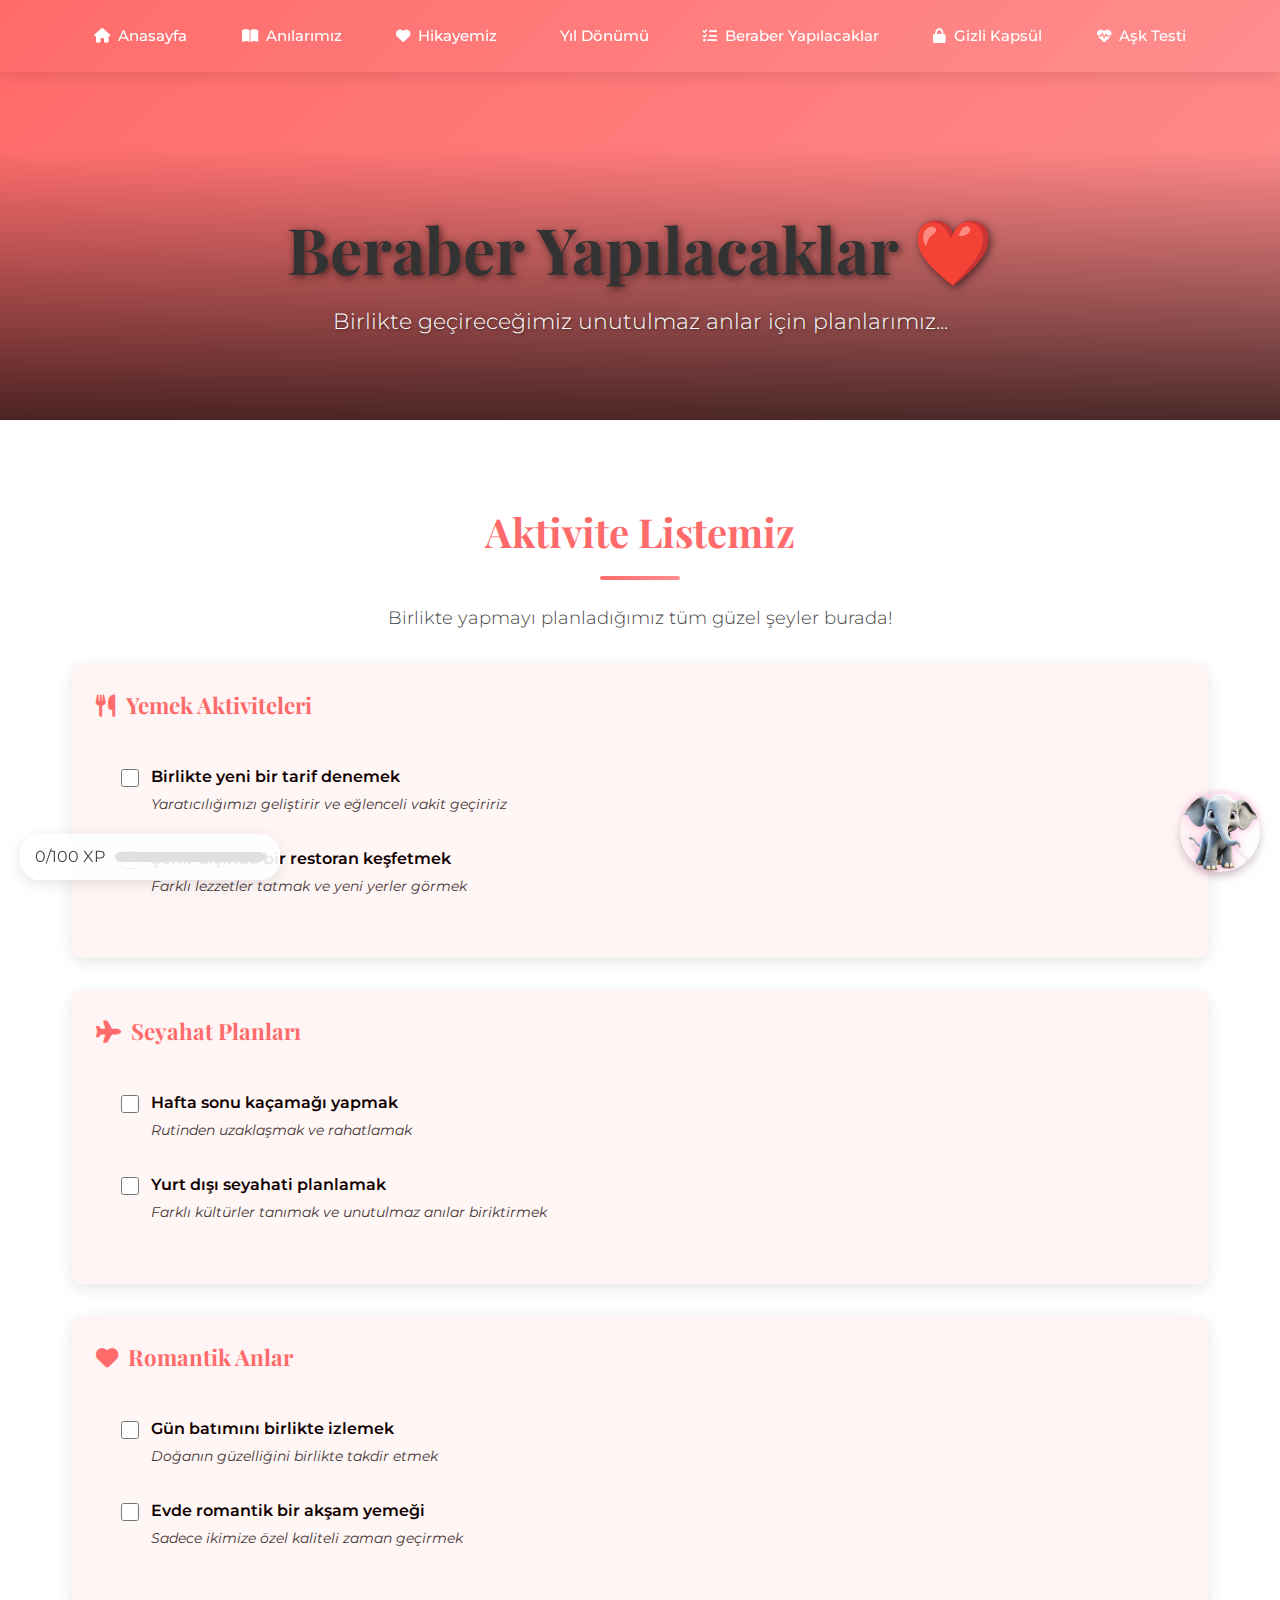
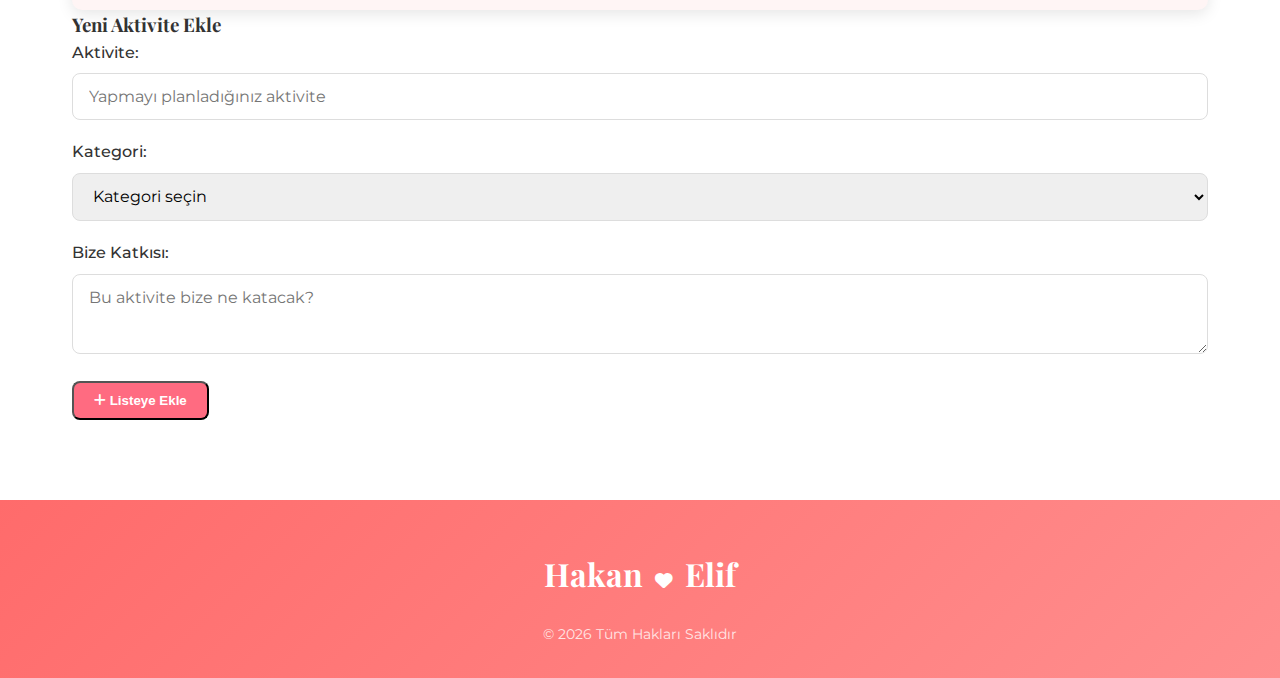
<file: couplewebsite/yapilacaklar.html>
<!DOCTYPE html>
<html lang="tr">
<head>
    <meta charset="UTF-8" />
    <meta name="viewport" content="width=device-width, initial-scale=1.0" />
    <meta name="description" content="Hakan ve Elif'in Beraber Yapılacaklar Listesi" />
    <title>Hakan ❤️ Elif - Beraber Yapılacaklar</title>
    <link rel="stylesheet" href="css/style.css" />
    <link rel="stylesheet" href="https://cdnjs.cloudflare.com/ajax/libs/font-awesome/6.4.0/css/all.min.css" />
    <link rel="preconnect" href="https://fonts.googleapis.com">
    <link rel="preconnect" href="https://fonts.gstatic.com" crossorigin>
    <link href="https://fonts.googleapis.com/css2?family=Playfair+Display:wght@400;700&family=Montserrat:wght@300;400;600&display=swap" rel="stylesheet">
</head>
<body>
    <header>
        <div class="header-container">
            <a href="index.html" class="nav-link"><i class="fas fa-home"></i> Anasayfa</a>
            <a href="anilar.html" class="nav-link"><i class="fas fa-book-open"></i> Anılarımız</a>
            <a href="hikayemiz.html" class="nav-link"><i class="fas fa-heart"></i> Hikayemiz</a>
            <a href="index.html#countdown" class="nav-link"><i class="fas fa-calendar-heart"></i> Yıl Dönümü</a>
            <a href="yapilacaklar.html" class="nav-link active"><i class="fas fa-list-check"></i> Beraber Yapılacaklar</a>
            <a href="kapsul.html" class="nav-link"><i class="fas fa-lock"></i> Gizli Kapsül</a> 
            <a href="ask-testi.html" class="nav-link"><i class="fas fa-heartbeat"></i> Aşk Testi</a>
        </div>
    </header>

    <div class="hero-small">
        <div class="hero-overlay">
            <h1>Beraber Yapılacaklar <span class="heart-beat">❤️</span></h1>
            <p class="subtitle">Birlikte geçireceğimiz unutulmaz anlar için planlarımız...</p>
        </div>
    </div>

    <section class="todo-section">
        <div class="section-container">
            <h2 class="section-title">Aktivite Listemiz</h2>
            <p class="section-subtitle">Birlikte yapmayı planladığımız tüm güzel şeyler burada!</p>
            
            <div class="todo-categories">
                <!-- Kategori 1 -->
                <div class="todo-category">
                    <h3><i class="fas fa-utensils"></i> Yemek Aktiviteleri</h3>
                    <div class="todo-items">
                        <div class="todo-item">
                            <input type="checkbox" id="item1" class="todo-checkbox">
                            <label for="item1" class="todo-label">
                                <span class="todo-text">Birlikte yeni bir tarif denemek</span>
                                <span class="todo-benefit">Yaratıcılığımızı geliştirir ve eğlenceli vakit geçiririz</span>
                            </label>
                        </div>
                        <div class="todo-item">
                            <input type="checkbox" id="item2" class="todo-checkbox">
                            <label for="item2" class="todo-label">
                                <span class="todo-text">Şehir dışında bir restoran keşfetmek</span>
                                <span class="todo-benefit">Farklı lezzetler tatmak ve yeni yerler görmek</span>
                            </label>
                        </div>
                    </div>
                </div>
                
                <!-- Kategori 2 -->
                <div class="todo-category">
                    <h3><i class="fas fa-plane"></i> Seyahat Planları</h3>
                    <div class="todo-items">
                        <div class="todo-item">
                            <input type="checkbox" id="item3" class="todo-checkbox">
                            <label for="item3" class="todo-label">
                                <span class="todo-text">Hafta sonu kaçamağı yapmak</span>
                                <span class="todo-benefit">Rutinden uzaklaşmak ve rahatlamak</span>
                            </label>
                        </div>
                        <div class="todo-item">
                            <input type="checkbox" id="item4" class="todo-checkbox">
                            <label for="item4" class="todo-label">
                                <span class="todo-text">Yurt dışı seyahati planlamak</span>
                                <span class="todo-benefit">Farklı kültürler tanımak ve unutulmaz anılar biriktirmek</span>
                            </label>
                        </div>
                    </div>
                </div>
                
                <!-- Kategori 3 -->
                <div class="todo-category">
                    <h3><i class="fas fa-heart"></i> Romantik Anlar</h3>
                    <div class="todo-items">
                        <div class="todo-item">
                            <input type="checkbox" id="item5" class="todo-checkbox">
                            <label for="item5" class="todo-label">
                                <span class="todo-text">Gün batımını birlikte izlemek</span>
                                <span class="todo-benefit">Doğanın güzelliğini birlikte takdir etmek</span>
                            </label>
                        </div>
                        <div class="todo-item">
                            <input type="checkbox" id="item6" class="todo-checkbox">
                            <label for="item6" class="todo-label">
                                <span class="todo-text">Evde romantik bir akşam yemeği</span>
                                <span class="todo-benefit">Sadece ikimize özel kaliteli zaman geçirmek</span>
                            </label>
                        </div>
                    </div>
                </div>
            </div>
            
            <div class="todo-form">
                <h3>Yeni Aktivite Ekle</h3>
                <form id="addTodoForm">
                    <div class="form-group">
                        <label for="newTodo">Aktivite:</label>
                        <input type="text" id="newTodo" placeholder="Yapmayı planladığınız aktivite" required>
                    </div>
                    <div class="form-group">
                        <label for="todoCategory">Kategori:</label>
                        <select id="todoCategory" required>
                            <option value="">Kategori seçin</option>
                            <option value="Yemek Aktiviteleri">Yemek Aktiviteleri</option>
                            <option value="Seyahat Planları">Seyahat Planları</option>
                            <option value="Romantik Anlar">Romantik Anlar</option>
                            <option value="Diğer">Diğer</option>
                        </select>
                    </div>
                    <div class="form-group">
                        <label for="todoBenefit">Bize Katkısı:</label>
                        <textarea id="todoBenefit" placeholder="Bu aktivite bize ne katacak?" rows="2"></textarea>
                    </div>
                    <button type="submit" class="button"><i class="fas fa-plus"></i> Listeye Ekle</button>
                </form>
            </div>
        </div>
    </section>

    <footer class="main-footer">
        <div class="footer-content">
            <div class="footer-logo">
                Hakan <span class="heart-icon"><i class="fas fa-heart"></i></span> Elif
            </div>
            <div class="footer-copyright">
                &copy; <span id="current-year"></span> Tüm Hakları Saklıdır
            </div>
        </div>
        <!-- Sevimli Fil Asistan -->
        <div id="filAsistan">
            <img src="fotolar/filasistan.jpg" alt="Fil Asistan" id="filGorsel">
            <div id="filBalonu" class="balon-gizli">Yeni aktiviteler eklemeyi unutma! ❤️</div>
        </div>
    </footer>
    <script src="js/main.js"></script>
<script>
    // Yapılacaklar listesi için özel JavaScript
    document.addEventListener('DOMContentLoaded', function() {
        // Yeni aktivite ekleme formu
        const addTodoForm = document.getElementById('addTodoForm');
        if (addTodoForm) {
            addTodoForm.addEventListener('submit', function(e) {
                e.preventDefault();
                
                const newTodo = document.getElementById('newTodo').value;
                const category = document.getElementById('todoCategory').value;
                const benefit = document.getElementById('todoBenefit').value;
                
                if (newTodo && category) {
                    // Yeni aktiviteyi listeye ekleme işlemi
                    const newId = 'item' + Date.now();
                    const newTodoItem = `
                        <div class="todo-item">
                            <input type="checkbox" id="${newId}" class="todo-checkbox">
                            <label for="${newId}" class="todo-label">
                                <span class="todo-text">${newTodo}</span>
                                ${benefit ? `<span class="todo-benefit">${benefit}</span>` : ''}
                            </label>
                        </div>
                    `;

                    // Kategoriyi bul ve ekle
                    let categoryFound = false;
                    document.querySelectorAll('.todo-category h3').forEach(cat => {
                        if (cat.innerHTML.includes(category)) {
                            const todoItemsContainer = cat.parentElement.querySelector('.todo-items');
                            if (todoItemsContainer) {
                                todoItemsContainer.insertAdjacentHTML('beforeend', newTodoItem);
                                categoryFound = true;
                                
                                // Yeni checkbox için event listener ekle
                                document.getElementById(newId).addEventListener('change', function() {
                                    this.nextElementSibling.classList.toggle('completed', this.checked);
                                });
                            }
                        }
                    });

                    // Kategori yoksa yeni oluştur
                    if (!categoryFound) {
                        const iconClass = category.includes('Yemek') ? 'fas fa-utensils' : 
                                         category.includes('Seyahat') ? 'fas fa-plane' :
                                         category.includes('Romantik') ? 'fas fa-heart' : 'fas fa-star';
                        
                        const newCategoryHTML = `
                            <div class="todo-category">
                                <h3><i class="${iconClass}"></i> ${category}</h3>
                                <div class="todo-items">
                                    ${newTodoItem}
                                </div>
                            </div>
                        `;
                        document.querySelector('.todo-categories').insertAdjacentHTML('beforeend', newCategoryHTML);
                        
                        // Yeni checkbox için event listener ekle
                        document.getElementById(newId).addEventListener('change', function() {
                            this.nextElementSibling.classList.toggle('completed', this.checked);
                        });
                    }

                    // Bildirim göster ve formu temizle
                    const balon = document.getElementById('filBalonu');
                    if (balon) {
                        balon.textContent = `"${newTodo}" eklendi! ❤️`;
                        balon.classList.remove('balon-gizli');
                        balon.classList.add('balon-visible');
                        setTimeout(() => {
                            balon.classList.remove('balon-visible');
                            balon.classList.add('balon-gizli');
                        }, 3000);
                    }
                    
                    addTodoForm.reset();
                }
            });
        }
        
        // Mevcut checkbox'lar için event listener'lar
        document.querySelectorAll('.todo-checkbox').forEach(checkbox => {
            checkbox.addEventListener('change', function() {
                this.nextElementSibling.classList.toggle('completed', this.checked);
            });
        });
        
        // Yıl bilgisini güncelleme
        document.getElementById('current-year').textContent = new Date().getFullYear();
    });
</script>
</body>
</html>
</file>
<file: couplewebsite/css/style.css>
/* ===== GENEL STİLLER ===== */
:root {
    --primary-color: #ff6b6b;
    --secondary-color: #ff8e8e;
    --dark-color: #333;
    --light-color: #fff;
    --background-color: #fff5f5;
    --text-color: #444;
    --shadow: 0 4px 15px rgba(0, 0, 0, 0.1);
    --transition: all 0.3s ease;
}

* {
    margin: 0;
    padding: 0;
    box-sizing: border-box;
}

html {
    scroll-behavior: smooth;
}

body {
    font-family: 'Montserrat', sans-serif;
    background-color: var(--background-color);
    color: var(--text-color);
    line-height: 1.6;
    overflow-x: hidden;
}

h1, h2, h3, h4 {
    font-family: 'Playfair Display', serif;
    font-weight: 700;
    color: var(--dark-color);
}

a {
    text-decoration: none;
    color: inherit;
}

/* ===== HEADER STİLLERİ ===== */
header {
    position: fixed;
    top: 0;
    left: 0;
    width: 100%;
    z-index: 1000;
    background: linear-gradient(135deg, var(--primary-color), var(--secondary-color));
    box-shadow: var(--shadow);
    padding: 1rem 0;
    transition: var(--transition);
}

.header-container {
    max-width: 1200px;
    margin: 0 auto;
    display: flex;
    justify-content: center;
    flex-wrap: wrap;
    padding: 0 1rem;
}

.nav-link {
    color: var(--light-color);
    padding: 0.5rem 1.2rem;
    margin: 0 0.5rem;
    border-radius: 30px;
    font-weight: 500;
    transition: var(--transition);
    display: flex;
    align-items: center;
    font-size: 0.95rem;
}

.nav-link i {
    margin-right: 8px;
    font-size: 0.9rem;
}

.nav-link:hover {
    background-color: rgba(255, 255, 255, 0.2);
    transform: translateY(-2px);
}

/* ===== HERO (SLAY GÖSTERİSİ) STİLLERİ ===== */
.hero {
    position: relative;
    width: 100%;
    height: calc(100vh - 60px);
    overflow: hidden;
    margin-top: 60px;
}

.slides-container {
    position: relative;
    width: 100%;
    height: 100%;
}

.slide-wrapper {
    position: absolute;
    width: 100%;
    height: 100%;
    top: 0;
    left: 0;
    display: flex;
    justify-content: center;
    align-items: center;
    overflow: hidden;
}

.slide {
    width: auto;
    height: auto;
    max-width: 100%;
    max-height: 100%;
    object-fit: contain;
    object-position: center;
    opacity: 0;
    transition: opacity 1.2s ease;
}

.slide.active {
    opacity: 1;
    z-index: 1;
}

.hero-overlay {
    position: absolute;
    bottom: 0;
    left: 0;
    right: 0;
    background: linear-gradient(transparent, rgba(0, 0, 0, 0.7));
    padding: 4rem 2rem 3rem;
    color: var(--light-color);
    text-align: center;
    z-index: 2;
}

.hero-overlay h1 {
    font-size: 4rem;
    margin-bottom: 1rem;
    text-shadow: 2px 2px 8px rgba(0, 0, 0, 0.6);
    line-height: 1.2;
}

.subtitle {
    font-size: 1.4rem;
    max-width: 800px;
    margin: 0 auto 2rem;
    text-shadow: 1px 1px 3px rgba(0, 0, 0, 0.5);
    font-weight: 300;
}

.scroll-down {
    position: absolute;
    bottom: 20px;
    left: 50%;
    transform: translateX(-50%);
    color: var(--light-color);
    font-size: 1.5rem;
    animation: bounce 2s infinite;
    cursor: pointer;
}

@keyframes bounce {
    0%, 20%, 50%, 80%, 100% {transform: translateY(0) translateX(-50%);}
    40% {transform: translateY(-20px) translateX(-50%);}
    60% {transform: translateY(-10px) translateX(-50%);}
}

/* ===== BÖLÜM STİLLERİ ===== */
.section-container {
    max-width: 1200px;
    margin: 0 auto;
    padding: 0 2rem;
}

.section-title {
    text-align: center;
    margin-bottom: 1.5rem;
    position: relative;
    padding-bottom: 1rem;
    font-size: 2.5rem;
    color: var(--primary-color);
}

.section-title::after {
    content: '';
    position: absolute;
    bottom: 0;
    left: 50%;
    transform: translateX(-50%);
    width: 80px;
    height: 4px;
    background: linear-gradient(to right, var(--primary-color), var(--secondary-color));
    border-radius: 2px;
}

.section-subtitle {
    text-align: center;
    max-width: 700px;
    margin: 0 auto 2rem;
    font-size: 1.1rem;
    color: var(--text-color);
    font-weight: 300;
}

.about-section {
    padding: 5rem 0;
    background-color: var(--light-color);
}

/* ===== ZAMAN ÇİZELGESİ STİLLERİ ===== */
.love-timeline {
    position: relative;
    max-width: 900px;
    margin: 3rem auto 0;
    padding: 0 1rem;
}

.love-timeline::before {
    content: '';
    position: absolute;
    top: 0;
    left: 50%;
    transform: translateX(-50%);
    width: 2px;
    height: 100%;
    background: linear-gradient(to bottom, var(--primary-color), var(--secondary-color));
}

.timeline-item {
    position: relative;
    margin-bottom: 3rem;
    display: flex;
    justify-content: space-between;
    align-items: flex-start;
}

.timeline-item:nth-child(odd) {
    flex-direction: row-reverse;
    text-align: right;
}

.timeline-date {
    width: 120px;
    padding: 0.5rem 1rem;
    background: linear-gradient(135deg, var(--primary-color), var(--secondary-color));
    color: var(--light-color);
    border-radius: 20px;
    font-weight: 600;
    text-align: center;
    box-shadow: var(--shadow);
    position: relative;
    z-index: 1;
}

.timeline-content {
    width: calc(50% - 80px);
    padding: 1.5rem;
    background-color: var(--light-color);
    border-radius: 10px;
    box-shadow: var(--shadow);
    position: relative;
}

.timeline-content::before {
    content: '';
    position: absolute;
    top: 20px;
    width: 0;
    height: 0;
    border-style: solid;
}

.timeline-item:nth-child(even) .timeline-content::before {
    left: -15px;
    border-width: 10px 15px 10px 0;
    border-color: transparent var(--light-color) transparent transparent;
}

.timeline-item:nth-child(odd) .timeline-content::before {
    right: -15px;
    border-width: 10px 0 10px 15px;
    border-color: transparent transparent transparent var(--light-color);
}

.timeline-content h3 {
    color: var(--primary-color);
    margin-bottom: 0.5rem;
    font-size: 1.3rem;
}

/* ===== GERİ SAYIM STİLLERİ ===== */
.countdown-section {
    padding: 5rem 0;
    background-color: var(--background-color);
}

.countdown-container {
    display: flex;
    justify-content: center;
    gap: 0.8rem;
    margin: 3rem auto;
    flex-wrap: wrap;
}

.countdown-box {
    width: 100px;
    height: 100px;
    display: flex;
    flex-direction: column;
    justify-content: center;
    align-items: center;
    background-color: var(--light-color);
    border-radius: 15px;
    box-shadow: var(--shadow);
    position: relative;
    overflow: hidden;
}

.countdown-box::before {
    content: '';
    position: absolute;
    top: 0;
    left: 0;
    width: 100%;
    height: 5px;
    background: linear-gradient(to right, var(--primary-color), var(--secondary-color));
}

.countdown-value {
    font-size: 2.5rem;
    font-weight: 700;
    color: var(--primary-color);
    line-height: 1;
}

.countdown-label {
    font-size: 0.9rem;
    color: var(--text-color);
    margin-top: 0.3rem;
    text-transform: uppercase;
    letter-spacing: 1px;
}

.memory-quote {
    max-width: 600px;
    margin: 3rem auto 0;
    text-align: center;
    font-style: italic;
    color: var(--text-color);
    position: relative;
    padding: 0 2rem;
}

.memory-quote i {
    color: var(--primary-color);
    font-size: 1.5rem;
    opacity: 0.6;
}

.memory-quote i:first-child {
    position: absolute;
    left: 0;
    top: 0;
}

.memory-quote i:last-child {
    position: absolute;
    right: 0;
    bottom: 0;
}

.memory-quote p {
    font-size: 1.2rem;
    line-height: 1.6;
    margin: 0.5rem 0;
}

/* ===== İNTERAKTİF BÖLÜM STİLLERİ ===== */
.interactive-section {
    padding: 5rem 0;
    background-color: var(--light-color);
}

.love-button {
    display: flex;
    align-items: center;
    margin: 0 auto;
    padding: 1.2rem 2.5rem;
    background: linear-gradient(135deg, var(--primary-color), var(--secondary-color));
    color: var(--light-color);
    border: none;
    border-radius: 50px;
    font-size: 1.2rem;
    cursor: pointer;
    transition: var(--transition);
    box-shadow: 0 6px 20px rgba(255, 107, 107, 0.3);
    position: relative;
    overflow: hidden;
}

.love-button::before {
    content: '';
    position: absolute;
    top: 0;
    left: -100%;
    width: 100%;
    height: 100%;
    background: linear-gradient(90deg, transparent, rgba(255, 255, 255, 0.2), transparent);
    transition: 0.5s;
}

.love-button:hover::before {
    left: 100%;
}

.love-button:hover {
    transform: translateY(-3px);
    box-shadow: 0 10px 25px rgba(255, 107, 107, 0.4);
}

.btn-text {
    margin-right: 10px;
    font-weight: 500;
}

.heart-icon {
    font-size: 1.1rem;
    animation: pulse 1.5s infinite;
}

@keyframes pulse {
    0% {transform: scale(1);}
    50% {transform: scale(1.3);}
    100% {transform: scale(1);}
}

.love-message {
    text-align: center;
    margin-top: 2rem;
    min-height: 60px;
    display: flex;
    align-items: center;
    justify-content: center;
    font-size: 1.2rem;
    color: var(--primary-color);
    font-weight: 500;
    opacity: 0;
    transition: opacity 0.5s ease;
}

.love-message.show {
    opacity: 1;
}

/* ===== ŞİFRE BÖLÜMÜ STİLLERİ ===== */
.secret-section {
    padding: 5rem 0;
    background-color: var(--background-color);
}

.secret-container {
    max-width: 500px;
    margin: 2rem auto 0;
    display: flex;
    flex-wrap: wrap;
    justify-content: center;
    gap: 1rem;
}

.secret-input {
    flex: 1;
    min-width: 250px;
    padding: 1rem 1.5rem;
    border: 2px solid #ffb8b8;
    border-radius: 50px;
    outline: none;
    font-size: 1rem;
    transition: var(--transition);
}

.secret-input:focus {
    border-color: var(--primary-color);
    box-shadow: 0 0 10px rgba(255, 107, 107, 0.3);
}

.secret-button {
    padding: 1rem 2rem;
    background: linear-gradient(135deg, var(--primary-color), var(--secondary-color));
    color: var(--light-color);
    border: none;
    border-radius: 50px;
    cursor: pointer;
    transition: var(--transition);
    font-size: 1rem;
    font-weight: 500;
    display: flex;
    align-items: center;
    gap: 8px;
}

.secret-button:hover {
    transform: translateY(-2px);
    box-shadow: 0 5px 15px rgba(255, 107, 107, 0.3);
}

.hint-text {
    text-align: center;
    margin-top: 1rem;
    font-size: 0.9rem;
    color: #888;
    font-style: italic;
}

/* ===== FOOTER STİLLERİ ===== */
.main-footer {
    background: linear-gradient(135deg, var(--primary-color), var(--secondary-color));
    color: var(--light-color);
    padding: 3rem 0 2rem;
    text-align: center;
}

.footer-content {
    max-width: 1200px;
    margin: 0 auto;
    padding: 0 2rem;
}

.footer-logo {
    font-size: 2rem;
    font-weight: 700;
    margin-bottom: 1.5rem;
    font-family: 'Playfair Display', serif;
}

.heart-icon {
    color: var(--light-color);
    margin: 0 5px;
}

.footer-links {
    display: flex;
    justify-content: center;
    gap: 1.5rem;
    margin-bottom: 1.5rem;
}

.footer-links a {
    font-size: 1.5rem;
    color: var(--light-color);
    transition: var(--transition);
}

.footer-links a:hover {
    transform: translateY(-3px);
    opacity: 0.8;
}

.footer-copyright {
    font-size: 0.9rem;
    opacity: 0.8;
}

/* ===== ANİMASYONLAR ===== */
.heart-beat {
    display: inline-block;
    animation: heartbeat 1.5s infinite;
}

@keyframes heartbeat {
    0% {transform: scale(1);}
    25% {transform: scale(1.2);}
    50% {transform: scale(1);}
    75% {transform: scale(1.2);}
    100% {transform: scale(1);}
}

.fade-in {
    animation: fadeIn 1s ease-in-out;
}

@keyframes fadeIn {
    from {opacity: 0; transform: translateY(20px);}
    to {opacity: 1; transform: translateY(0);}
}

/* ===== RESPONSIVE TASARIM ===== */
@media (max-width: 992px) {
    .hero-overlay h1 {
        font-size: 3rem;
    }
    
    .subtitle {
        font-size: 1.2rem;
    }
    
    .section-title {
        font-size: 2.2rem;
    }
    
    .countdown-box {
        width: 100px;
        height: 100px;
    }
    
    .countdown-value {
        font-size: 2rem;
    }
}

@media (max-width: 768px) {
    .header-container {
        justify-content: space-around;
    }
    
    .nav-link {
        padding: 0.5rem;
        margin: 0.2rem;
        font-size: 0.85rem;
    }
    
    .hero-overlay h1 {
        font-size: 2.2rem;
    }
    
    .subtitle {
        font-size: 1rem;
        margin-bottom: 1.5rem;
    }
    
    .love-timeline::before {
        left: 30px;
    }
    
    .timeline-item, .timeline-item:nth-child(odd) {
        flex-direction: column;
        text-align: left;
        margin-bottom: 2rem;
    }
    
    .timeline-date {
        margin-bottom: 1rem;
    }
    
    .timeline-content {
        width: calc(100% - 80px);
        margin-left: 80px;
    }
    
    .timeline-content::before {
        left: -15px !important;
        right: auto !important;
        border-width: 10px 15px 10px 0 !important;
        border-color: transparent var(--light-color) transparent transparent !important;
    }
    
    .section-title {
        font-size: 1.8rem;
    }
    
    .countdown-box {
        width: 80px;
        height: 80px;
    }
    
    .countdown-value {
        font-size: 1.8rem;
    }
    
    .countdown-label {
        font-size: 0.8rem;
    }
    
    .love-button {
        padding: 1rem 2rem;
        font-size: 1.1rem;
    }
}

@media (max-width: 480px) {
    .hero-overlay h1 {
        font-size: 1.8rem;
    }
    
    .nav-link span {
        display: none;
    }
    
    .nav-link i {
        margin-right: 0;
        font-size: 1.1rem;
    }
    
    .section-title {
        font-size: 1.6rem;
    }
    
    .countdown-box {
        width: 70px;
        height: 70px;
    }
    
    .countdown-value {
        font-size: 1.5rem;
    }
    
    .secret-container {
        flex-direction: column;
    }
    
    .secret-input {
        min-width: 100%;
    }
    
    .secret-button {
        width: 100%;
        justify-content: center;
    }
}

/* ===== ANILAR SAYFASI STİLLERİ ===== */
.memories-section {
    padding: 5rem 0;
    background-color: var(--light-color);
}

/* Memory Grid ve Kartları */
.memory-grid {
    display: grid;
    grid-template-columns: repeat(auto-fill, minmax(300px, 1fr));
    gap: 25px;
    margin-top: 30px;
}

.memory-card {
    background: white;
    border-radius: 12px;
    overflow: hidden;
    box-shadow: 0 5px 15px rgba(0,0,0,0.1);
    transition: transform 0.3s ease, box-shadow 0.3s ease;
    display: flex;
    flex-direction: column;
    height: 100%;
}

.memory-card:hover {
    transform: translateY(-5px);
    box-shadow: 0 10px 20px rgba(0,0,0,0.15);
}

/* Görseller için Stil */
.memory-image {
    position: relative;
    width: 100%;
    height: 250px;
    overflow: hidden;
}

/* Memory Video Stilleri */
.memory-image video.memory-video {
    width: 100%;
    height: 100%;
    object-fit: cover;
    display: block;
}

/* Diğer kartlarla uyumlu olması için */
.memory-card {
    position: relative;
}

.memory-date {
    position: absolute;
    bottom: 10px;
    left: 10px;
    background: rgba(210, 54, 105, 0.8);
    color: white;
    padding: 5px 10px;
    border-radius: 20px;
    font-size: 12px;
    font-weight: 600;
    z-index: 2;
}

.memory-image img {
    width: 100%;
    height: 100%;
    object-fit: cover;
    transition: transform 0.5s ease;
}

.memory-card:hover .memory-image img {
    transform: scale(1.05);
}

.memory-date {
    position: absolute;
    bottom: 10px;
    left: 10px;
    background: rgba(210, 54, 105, 0.8);
    color: white;
    padding: 5px 10px;
    border-radius: 20px;
    font-size: 12px;
    font-weight: 600;
}

/* Video için Stil */
.memory-video {
    position: relative;
    width: 100%;
    height: 250px;
    overflow: hidden;
}

.memory-video video {
    width: 100%;
    height: 100%;
    object-fit: cover;
}

.video-caption {
    position: absolute;
    bottom: 0;
    left: 0;
    right: 0;
    background: rgba(0,0,0,0.6);
    color: white;
    padding: 8px;
    text-align: center;
    font-size: 14px;
}

/* İçerik Kısmı */
.memory-content {
    padding: 20px;
    flex: 1;
    display: flex;
    flex-direction: column;
}

.memory-content h3 {
    margin: 0 0 10px 0;
    color: #d23669;
    font-size: 18px;
}

.memory-content p {
    margin: 0;
    color: #555;
    line-height: 1.5;
    font-size: 14px;
}

/* Mobil Uyumluluk */
@media (max-width: 768px) {
    .memory-grid {
        grid-template-columns: 1fr;
        gap: 20px;
    }
    
    .memory-image, 
    .memory-video {
        height: 200px;
    }
}

.button {
    background-color: #ff6b81;
    color: white;
    padding: 10px 20px;
    border-radius: 8px;
    text-decoration: none;
    font-weight: bold;
    transition: background-color 0.3s ease;
}

.button:hover {
    background-color: #ff4757;
}

.secret-message {
    margin-top: 20px;
    padding: 20px;
    background-color: #fff9f9;
    border-radius: 10px;
    border: 1px solid #ffd6d6;
    text-align: center;
    animation: fadeIn 0.5s ease-in-out;
}

.secret-message h4 {
    color: #d23669;
    margin-bottom: 10px;
}

.secret-message p {
    margin: 8px 0;
    line-height: 1.6;
}

@keyframes fadeIn {
    from { opacity: 0; transform: translateY(10px); }
    to { opacity: 1; transform: translateY(0); }
}

/* Fil Asistan Stilleri */
#filAsistan {
    position: fixed;
    bottom: 20px;
    right: 20px;
    z-index: 9999;
    cursor: pointer;
    transition: transform 0.3s;
}

#filGorsel {
    width: 100px;
    height: auto;
    filter: drop-shadow(0 0 5px rgba(255, 105, 180, 0.5));
}

#filAsistan:hover {
    transform: scale(1.1) rotate(-5deg);
}

#filBalonu {
    position: absolute;
    bottom: 110%;
    right: 0;
    background-color: #ff85a2;
    color: white;
    padding: 10px;
    border-radius: 15px;
    font-family: 'Montserrat', sans-serif;
    font-size: 14px;
    opacity: 0;
    transition: opacity 0.3s;
    width: max-content;
    max-width: 150px;
    text-align: center;
    box-shadow: 0 3px 10px rgba(0, 0, 0, 0.2);
}

#filBalonu:after {
    content: '';
    position: absolute;
    top: 100%;
    right: 20px;
    border-width: 8px;
    border-style: solid;
    border-color: #ff85a2 transparent transparent transparent;
}

.balon-gizli {
    opacity: 0 !important;
}

.balon-goster {
    opacity: 1 !important;
}

/* Fil Animasyonları */
@keyframes filSalla {
    0%, 100% { transform: rotate(0deg); }
    25% { transform: rotate(-5deg); }
    75% { transform: rotate(5deg); }
}

.filSalla {
    animation: filSalla 0.5s ease-in-out;
}

@keyframes filZipla {
    0%, 100% { transform: translateY(0); }
    50% { transform: translateY(-20px); }
}

.filZipla {
    animation: filZipla 0.5s ease-in-out;
}

.memory-video {
    margin: 10px auto 30px auto; /* Üstten 10px, alttan 30px boşluk */
    border-radius: 10px;
    overflow: hidden;
    box-shadow: 0 4px 8px rgba(0,0,0,0.1);
    max-width: 500px; /* Maksimum genişlik */
    width: 90%; /* Ekran küçüldükçe yüzde olarak küçülsün */
    position: relative; /* Konumlandırma için */
    top: 15px; /* 15px aşağı kaydır */
}

.memory-video video {
    width: 100%; /* Konteynerin tam genişliğinde */
    height: auto; /* Oranları koru */
    display: block;
    border-radius: 8px;
}

@media (max-width: 768px) {
    .memory-video {
        top: 10px; /* Mobilde daha az kaydırma */
        margin-bottom: 20px; /* Mobilde alt boşluk */
    }
}

/* Video Kartı için Özel Stiller */
.memory-card {
    position: relative;
}

.memory-video-container {
    width: 100%;
    height: 250px; /* Fotoğrafla aynı yükseklik */
    border-radius: 8px;
    overflow: hidden;
    box-shadow: 0 4px 8px rgba(0,0,0,0.1);
    margin-bottom: 15px;
}

.memory-video {
    width: 100%;
    height: 100%;
    object-fit: cover; /* Videoyu kutuya sığdırır */
    display: block;
}

.video-caption {
    position: absolute;
    bottom: 10px;
    left: 0;
    right: 0;
    text-align: center;
    color: white;
    font-size: 14px;
    text-shadow: 0 1px 3px rgba(0,0,0,0.5);
    padding: 5px 10px;
    background-color: rgba(210, 54, 105, 0.7); /* Yarı saydam pembe */
    border-radius: 0 0 8px 8px;
}

/* Mobil Uyumluluk */
@media (max-width: 768px) {
    .memory-video-container {
        height: 200px;
    }
}

/* ===== BERABER YAPILACAKLAR SAYFASI STİLLERİ ===== */
.hero-small {
    position: relative;
    width: 100%;
    height: 40vh;
    overflow: hidden;
    margin-top: 60px;
    background: linear-gradient(135deg, var(--primary-color), var(--secondary-color));
    display: flex;
    justify-content: center;
    align-items: center;
    text-align: center;
    color: var(--light-color);
}

.todo-section {
    padding: 5rem 0;
    background-color: var(--light-color);
}

.todo-categories {
    display: flex;
    flex-direction: column;
    gap: 2rem;
    margin-top: 2rem;
}

.todo-category {
    background-color: var(--background-color);
    border-radius: 10px;
    padding: 1.5rem;
    box-shadow: var(--shadow);
}

.todo-category h3 {
    color: var(--primary-color);
    margin-bottom: 1rem;
    display: flex;
    align-items: center;
    gap: 10px;
    font-size: 1.4rem;
}

.todo-item {
    display: flex;
    align-items: flex-start;
    margin-bottom: 1rem;
    padding: 0.8rem;
    border-radius: 8px;
    transition: var(--transition);
}

.todo-item:hover {
    background-color: rgba(0, 0, 0, 0.02);
}

.todo-checkbox {
    margin-right: 12px;
    margin-top: 4px;
    min-width: 18px;
    min-height: 18px;
    accent-color: var(--primary-color);
    cursor: pointer;
}

.todo-label {
    flex: 1;
    font-family: 'Montserrat', sans-serif;
    font-size: 1rem;
    color: var(--dark-color);
    line-height: 1.5;
    word-break: break-word;
}

.todo-label.completed {
    text-decoration: line-through;
    color: #888;
}

.form-group {
    margin-bottom: 1.2rem;
}

.form-group label {
    display: block;
    margin-bottom: 0.5rem;
    font-weight: 500;
    color: var(--dark-color);
}

.form-group input,
.form-group select,
.form-group textarea {
    width: 100%;
    padding: 0.8rem 1rem;
    border: 1px solid #ddd;
    border-radius: 8px;
    font-family: 'Montserrat', sans-serif;
    font-size: 1rem;
    transition: var(--transition);
}

.form-group input:focus,
.form-group select:focus,
.form-group textarea:focus {
    border-color: var(--primary-color);
    outline: none;
    box-shadow: 0 0 0 3px rgba(255, 107, 107, 0.2);
}

.form-group textarea {
    min-height: 80px;
    resize: vertical;
}

@media (max-width: 768px) {
    .hero-small {
        height: 30vh;
    }
    
    .hero-small h1 {
        font-size: 2.2rem;
    }
    
    .todo-category h3 {
        font-size: 1.2rem;
    }
    
    .todo-item {
        padding: 0.6rem;
    }
    
    .todo-label {
        font-size: 0.95rem;
    }
}

#filAsistan {
    position: fixed;
    bottom: 20px;
    right: 20px;
    cursor: pointer;
    z-index: 1000;
}

#filGorsel {
    width: 80px;
    height: auto;
    border-radius: 50%;
    box-shadow: 0 4px 8px rgba(0,0,0,0.2);
}

#filBalonu {
    position: absolute;
    bottom: 100%;
    right: 0;
    background: white;
    padding: 10px 15px;
    border-radius: 20px;
    box-shadow: 0 4px 8px rgba(0,0,0,0.2);
    max-width: 200px;
    margin-bottom: 10px;
}

.balon-visible {
    display: block;
    opacity: 1;
    transition: opacity 0.3s;
}

.balon-gizli {
    display: none;
    opacity: 0;
}

.todo-label.completed {
    text-decoration: line-through;
    opacity: 0.7;
}

/* YAPILACAKLAR LİSTESİ ÖZEL STİLLERİ */
.todo-items {
    background-color: rgba(255, 255, 255, 0.05);
    border-radius: 8px;
    padding: 15px;
    margin-top: 10px;
}

.todo-item {
    margin-bottom: 12px;
    padding: 10px;
    border-radius: 5px;
    transition: all 0.3s ease;
    background-color: rgba(255, 255, 255, 0.1);
}

.todo-item:hover {
    background-color: rgba(255, 255, 255, 0.2);
}

.todo-label {
    display: block;
    color: #110000; /* Yazı rengini beyaz yapıyoruz */
    cursor: pointer;
    font-size: 16px;
    line-height: 1.5;
}

.todo-text {
    display: block;
    font-weight: 600;
    margin-bottom: 5px;
}

.todo-benefit {
    display: block;
    font-size: 14px;
    opacity: 0.8;
    font-style: italic;
}

.todo-label.completed .todo-text {
    text-decoration: line-through;
    opacity: 0.6;
}

/* FİL ASİSTAN STİLLERİ */
#filAsistan {
    position: fixed;
    bottom: 20px;
    right: 20px;
    cursor: pointer;
    z-index: 1000;
}

#filGorsel {
    width: 80px;
    height: auto;
    border-radius: 50%;
    box-shadow: 0 4px 8px rgba(0, 0, 0, 0.2);
    transition: transform 0.3s;
}

#filGorsel:hover {
    transform: scale(1.1);
}

#filBalonu {
    position: absolute;
    bottom: 100%;
    right: 0;
    background-color: #fff;
    color: #333; /* Balon içi yazı rengi */
    padding: 12px 16px;
    border-radius: 20px;
    box-shadow: 0 4px 12px rgba(0, 0, 0, 0.15);
    max-width: 220px;
    margin-bottom: 15px;
    font-size: 14px;
    line-height: 1.4;
    opacity: 0;
    transition: opacity 0.3s;
}

#filBalonu:after {
    content: '';
    position: absolute;
    top: 100%;
    right: 20px;
    border-width: 10px;
    border-style: solid;
    border-color: #fff transparent transparent transparent;
}

.balon-visible {
    opacity: 1 !important;
}

.balon-gizli {
    opacity: 0;
}

/* Kalp Animasyonları */
/* Kalp Animasyonları */
.heart-spawn {
    position: fixed;
    width: 60px; /* 30px'den 60px'e büyüttüm */
    height: 60px; /* 30px'den 60px'e büyüttüm */
    background-image: url('data:image/svg+xml;utf8,<svg xmlns="http://www.w3.org/2000/svg" viewBox="0 0 24 24" fill="%23ff6b6b"><path d="M12 21.35l-1.45-1.32C5.4 15.36 2 12.28 2 8.5 2 5.42 4.42 3 7.5 3c1.74 0 3.41.81 4.5 2.09C13.09 3.81 14.76 3 16.5 3 19.58 3 22 5.42 22 8.5c0 3.78-3.4 6.86-8.55 11.54L12 21.35z"/></svg>');
    background-size: contain;
    background-repeat: no-repeat;
    cursor: pointer;
    z-index: 9998;
    animation: floatUp 4s ease-in forwards; /* Süreyi 3s'den 4s'ye çıkardım */
    transform: scale(1);
    transition: transform 0.2s;
}

.heart-spawn:hover {
    transform: scale(1.3); /* 1.2'den 1.3'e büyüttüm */
}

/* Tıklama alanını genişletmek için pseudo element ekliyoruz */
.heart-spawn::after {
    content: '';
    position: absolute;
    top: -15px;
    left: -15px;
    right: -15px;
    bottom: -15px;
}

@keyframes floatUp {
    0% {
        transform: translateY(0) scale(1);
        opacity: 1;
    }
    100% {
        transform: translateY(-100px) scale(0.8); /* scale(0.5)'den scale(0.8)'e çıkardım */
        opacity: 0;
    }
}

@keyframes heartExplode {
    0% {
        transform: scale(1);
        opacity: 1;
    }
    100% {
        transform: scale(4); /* 3'ten 4'e büyüttüm */
        opacity: 0;
    }
}

/* XP Sistemi */
.xp-container {
    position: fixed;
    bottom: 20px;
    left: 20px;
    background: rgba(255, 255, 255, 0.9);
    padding: 10px 15px;
    border-radius: 20px;
    box-shadow: 0 4px 15px rgba(0, 0, 0, 0.1);
    z-index: 9999;
    display: flex;
    align-items: center;
    gap: 10px;
    font-family: 'Montserrat', sans-serif;
}

.xp-bar {
    width: 150px;
    height: 10px;
    background: #e0e0e0;
    border-radius: 5px;
    overflow: hidden;
}

.xp-progress {
    height: 100%;
    background: linear-gradient(90deg, #ff6b6b, #ff8e8e);
    width: 0%;
    transition: width 0.5s ease;
}

.treasure-chest {
    width: 30px;
    height: 30px;
    background-image: url('data:image/svg+xml;utf8,<svg xmlns="http://www.w3.org/2000/svg" viewBox="0 0 24 24" fill="%23d4af37"><path d="M5 4h14v3h1c.55 0 1 .45 1 1v12c0 .55-.45 1-1 1H4c-.55 0-1-.45-1-1V8c0-.55.45-1 1-1h1V4zm2 3h10V5H7v2zm11 3H6v8h12v-8z"/></svg>');
    background-size: contain;
    cursor: pointer;
    transition: transform 0.3s;
    display: none;
}

.treasure-chest:hover {
    transform: scale(1.1) rotate(10deg);
}

/* Kalp Animasyonları */
.heart-spawn {
    position: fixed;
    width: 60px;
    height: 60px;
    background-image: url('data:image/svg+xml;utf8,<svg xmlns="http://www.w3.org/2000/svg" viewBox="0 0 24 24" fill="%23ff6b6b"><path d="M12 21.35l-1.45-1.32C5.4 15.36 2 12.28 2 8.5 2 5.42 4.42 3 7.5 3c1.74 0 3.41.81 4.5 2.09C13.09 3.81 14.76 3 16.5 3 19.58 3 22 5.42 22 8.5c0 3.78-3.4 6.86-8.55 11.54L12 21.35z"/></svg>');
    background-size: contain;
    cursor: pointer;
    z-index: 9998;
    animation: floatUp 4s ease-in forwards;
}

@keyframes floatUp {
    0% { transform: translateY(0) scale(1); opacity: 1; }
    100% { transform: translateY(-100px) scale(0.8); opacity: 0; }
}

@keyframes heartExplode {
    0% { transform: scale(1); opacity: 1; }
    100% { transform: scale(4); opacity: 0; }
}

/* Sandık Animasyonları */
@keyframes chestOpen {
    0% { transform: scale(1); }
    50% { transform: scale(1.2) rotate(10deg); }
    100% { transform: scale(1); }
}

/* Sürpriz Mesajı */
.surprise-message {
    position: fixed;
    top: 50%;
    left: 50%;
    transform: translate(-50%, -50%);
    background: white;
    padding: 30px;
    border-radius: 15px;
    box-shadow: 0 10px 30px rgba(0, 0, 0, 0.2);
    z-index: 10000;
    max-width: 90%;
    width: 400px;
    text-align: center;
    border: 3px solid #ff6b6b;
    animation: fadeIn 0.5s;
}

@keyframes fadeIn {
    from { opacity: 0; transform: translate(-50%, -40%); }
    to { opacity: 1; transform: translate(-50%, -50%); }
}

@keyframes fadeOut {
    from { opacity: 1; transform: translate(-50%, -50%); }
    to { opacity: 0; transform: translate(-50%, -40%); }
}

.surprise-content {
    display: flex;
    flex-direction: column;
    gap: 15px;
}

.surprise-iltifat, .surprise-sarki {
    display: flex;
    align-items: center;
    gap: 10px;
    justify-content: center;
    padding: 10px;
    background: #fff9f9;
    border-radius: 10px;
}

.close-surprise {
    margin-top: 15px;
    padding: 10px 20px;
    background: linear-gradient(135deg, #ff6b6b, #ff8e8e);
    color: white;
    border: none;
    border-radius: 50px;
    cursor: pointer;
    font-size: 1rem;
    font-weight: 500;
    transition: all 0.3s;
}

/* Sürpriz Mesaj Stilleri */
.surprise-message {
    position: fixed;
    top: 50%;
    left: 50%;
    transform: translate(-50%, -50%);
    background: white;
    padding: 30px;
    border-radius: 15px;
    box-shadow: 0 10px 30px rgba(0, 0, 0, 0.2);
    z-index: 10000;
    max-width: 90%;
    width: 400px;
    text-align: center;
    animation: fadeIn 0.5s;
    border: 3px solid #ff6b6b;
}

.surprise-content {
    display: flex;
    flex-direction: column;
    gap: 15px;
}

.surprise-message h3 {
    color: #ff6b6b;
    margin-bottom: 10px;
    font-size: 1.5rem;
}

.surprise-iltifat, .surprise-sarki {
    display: flex;
    align-items: center;
    gap: 10px;
    justify-content: center;
    padding: 10px;
    background: #fff9f9;
    border-radius: 10px;
}

.surprise-iltifat i {
    color: #ff6b6b;
    font-size: 1.2rem;
}

.surprise-sarki i {
    color: #d23669;
    font-size: 1.2rem;
}

.surprise-sarki a {
    color: #d23669;
    text-decoration: none;
    font-weight: 500;
    transition: all 0.3s;
}

.surprise-sarki a:hover {
    color: #ff6b6b;
    text-decoration: underline;
}

.close-surprise {
    margin-top: 15px;
    padding: 10px 20px;
    background: linear-gradient(135deg, #ff6b6b, #ff8e8e);
    color: white;
    border: none;
    border-radius: 50px;
    cursor: pointer;
    font-size: 1rem;
    font-weight: 500;
    transition: all 0.3s;
    box-shadow: 0 4px 10px rgba(255, 107, 107, 0.3);
}

.close-surprise:hover {
    transform: translateY(-2px);
    box-shadow: 0 6px 15px rgba(255, 107, 107, 0.4);
}

@keyframes fadeIn {
    from { opacity: 0; transform: translate(-50%, -40%); }
    to { opacity: 1; transform: translate(-50%, -50%); }
}

@keyframes chestOpen {
    0% { transform: scale(1); }
    50% { transform: scale(1.2) rotate(10deg); }
    100% { transform: scale(1); }
}

@keyframes fadeOut {
    from { opacity: 1; transform: translate(-50%, -50%); }
    to { opacity: 0; transform: translate(-50%, -40%); }
}

.surprise-message {
    position: fixed;
    top: 50%;
    left: 50%;
    transform: translate(-50%, -50%);
    background: white;
    padding: 30px;
    border-radius: 15px;
    box-shadow: 0 10px 30px rgba(0, 0, 0, 0.2);
    z-index: 10000;
    max-width: 90%;
    width: 400px;
    text-align: center;
    border: 3px solid #ff6b6b;
    animation: fadeIn 0.5s;
}

.surprise-content {
    display: flex;
    flex-direction: column;
    gap: 15px;
}

/* === AÇIK KAPSUL ÖZEL STİLLERİ === */
.kapsul-acik h1 {
    font-family: 'Playfair Display', serif;
    color: #ff6b6b;
    margin-bottom: 10px;
    font-size: 2.5rem;
}

.alt-baslik {
    display: block;
    font-family: 'Montserrat', sans-serif;
    font-size: 1.2rem;
    color: #666;
    margin-top: 10px;
    font-weight: 300;
}

/* KART GENEL STİLİ */
.not-karti {
    background: white;
    border-radius: 12px;
    overflow: hidden;
    box-shadow: 0 5px 20px rgba(255, 107, 107, 0.1);
    transition: transform 0.3s, box-shadow 0.3s;
    border: none;
}

.not-karti:hover {
    transform: translateY(-5px);
    box-shadow: 0 8px 25px rgba(255, 107, 107, 0.2);
}

.kart-baslik {
    display: flex;
    align-items: center;
    padding: 15px 20px;
    background: linear-gradient(135deg, #ff6b6b, #ff8e8e);
    color: white;
}

.kart-baslik i {
    font-size: 1.2rem;
    margin-right: 10px;
}

.kart-baslik h3 {
    margin: 0;
    font-size: 1.1rem;
    font-weight: 600;
}

.kart-icerik {
    padding: 20px;
}

/* MESAJ KARTI */
.mesaj-karti .ozel-mesaj {
    font-style: italic;
    line-height: 1.6;
    color: #555;
    position: relative;
    padding-left: 20px;
    border-left: 3px solid #ff6b6b;
}

.mesaj-footer {
    display: flex;
    justify-content: space-between;
    align-items: center;
    margin-top: 15px;
    color: #888;
    font-size: 0.9rem;
}

.mesaj-footer i {
    color: #ff6b6b;
}

/* FOTOĞRAF KARTI */
.foto-cerceve {
    position: relative;
    border-radius: 8px;
    overflow: hidden;
    margin-bottom: 15px;
}

.foto-cerceve:hover .foto-overlay {
    opacity: 1;
}

.foto-overlay {
    position: absolute;
    top: 0;
    left: 0;
    width: 100%;
    height: 100%;
    background: rgba(255, 107, 107, 0.3);
    display: flex;
    justify-content: center;
    align-items: center;
    opacity: 0;
    transition: opacity 0.3s;
}

.foto-overlay i {
    color: white;
    font-size: 2rem;
}

.foto-aciklama {
    text-align: center;
    color: #666;
    font-size: 0.9rem;
    margin-top: 10px;
}

/* VİDEO KARTI */
.video-container {
    position: relative;
    border-radius: 8px;
    overflow: hidden;
    background: #000;
}

.memory-video {
    width: 100%;
    display: block;
}

.video-play-btn {
    position: absolute;
    top: 50%;
    left: 50%;
    transform: translate(-50%, -50%);
    color: white;
    font-size: 3rem;
    opacity: 0.7;
    transition: opacity 0.3s;
}

.video-container:hover .video-play-btn {
    opacity: 1;
}

.video-not {
    text-align: center;
    color: #666;
    font-size: 0.9rem;
    margin-top: 15px;
}

/* MOBİL UYUMLULUK */
@media (max-width: 768px) {
    .notlar-grid {
        grid-template-columns: 1fr;
        gap: 15px;
    }
    
    .kapsul-acik h1 {
        font-size: 2rem;
    }
    
    .alt-baslik {
        font-size: 1rem;
    }
}
</file>
